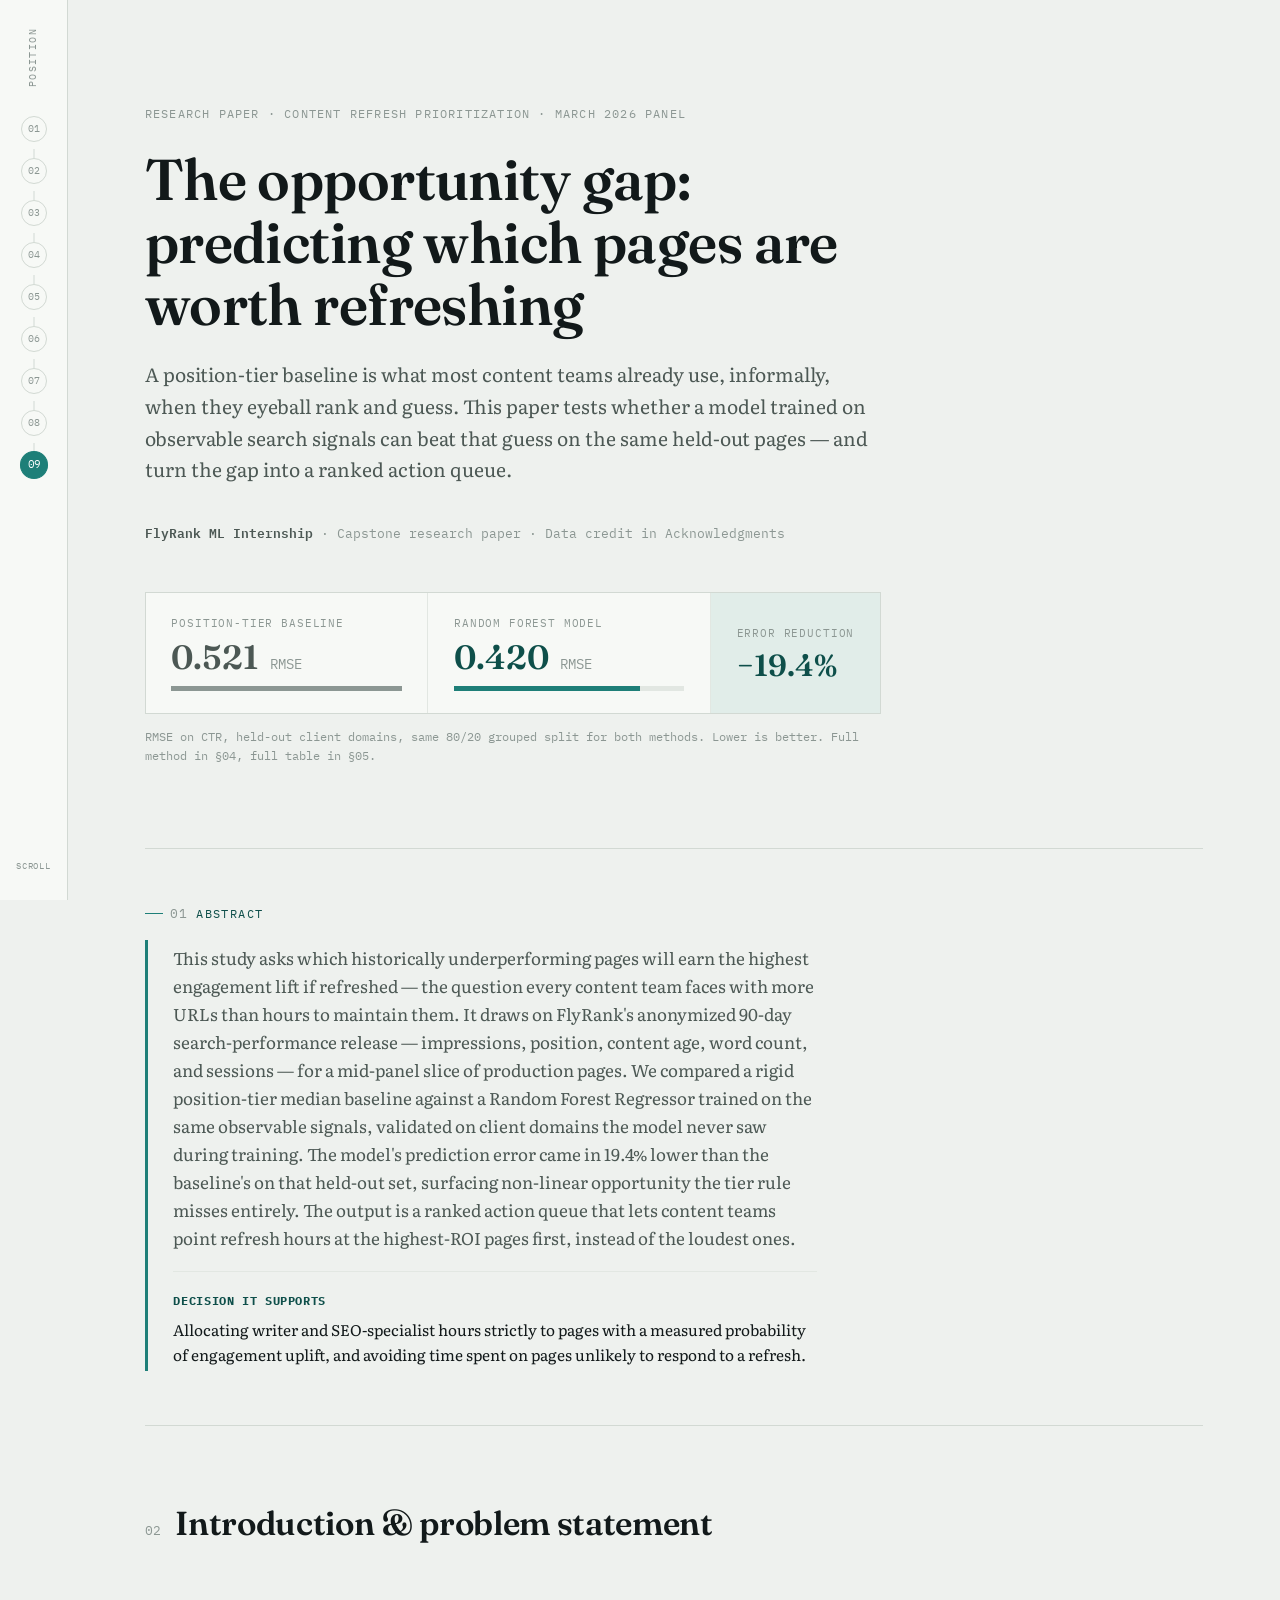
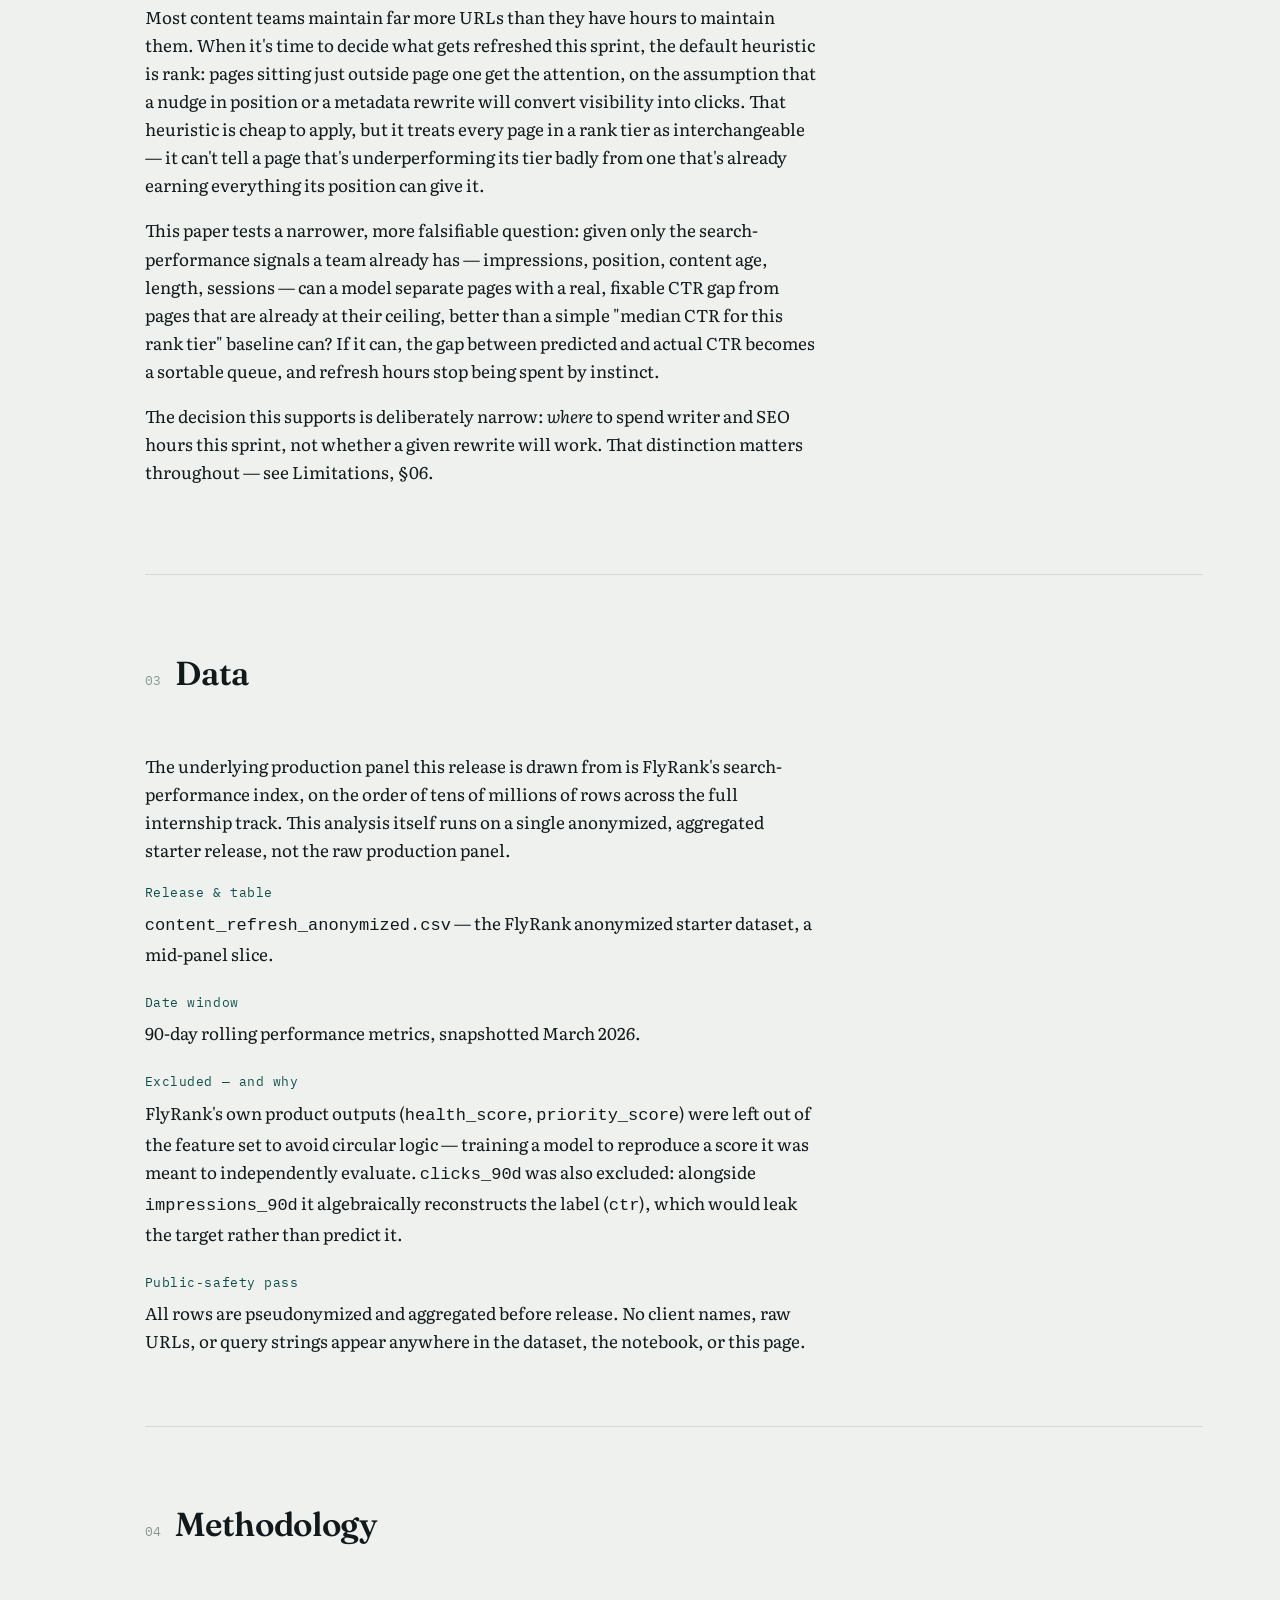
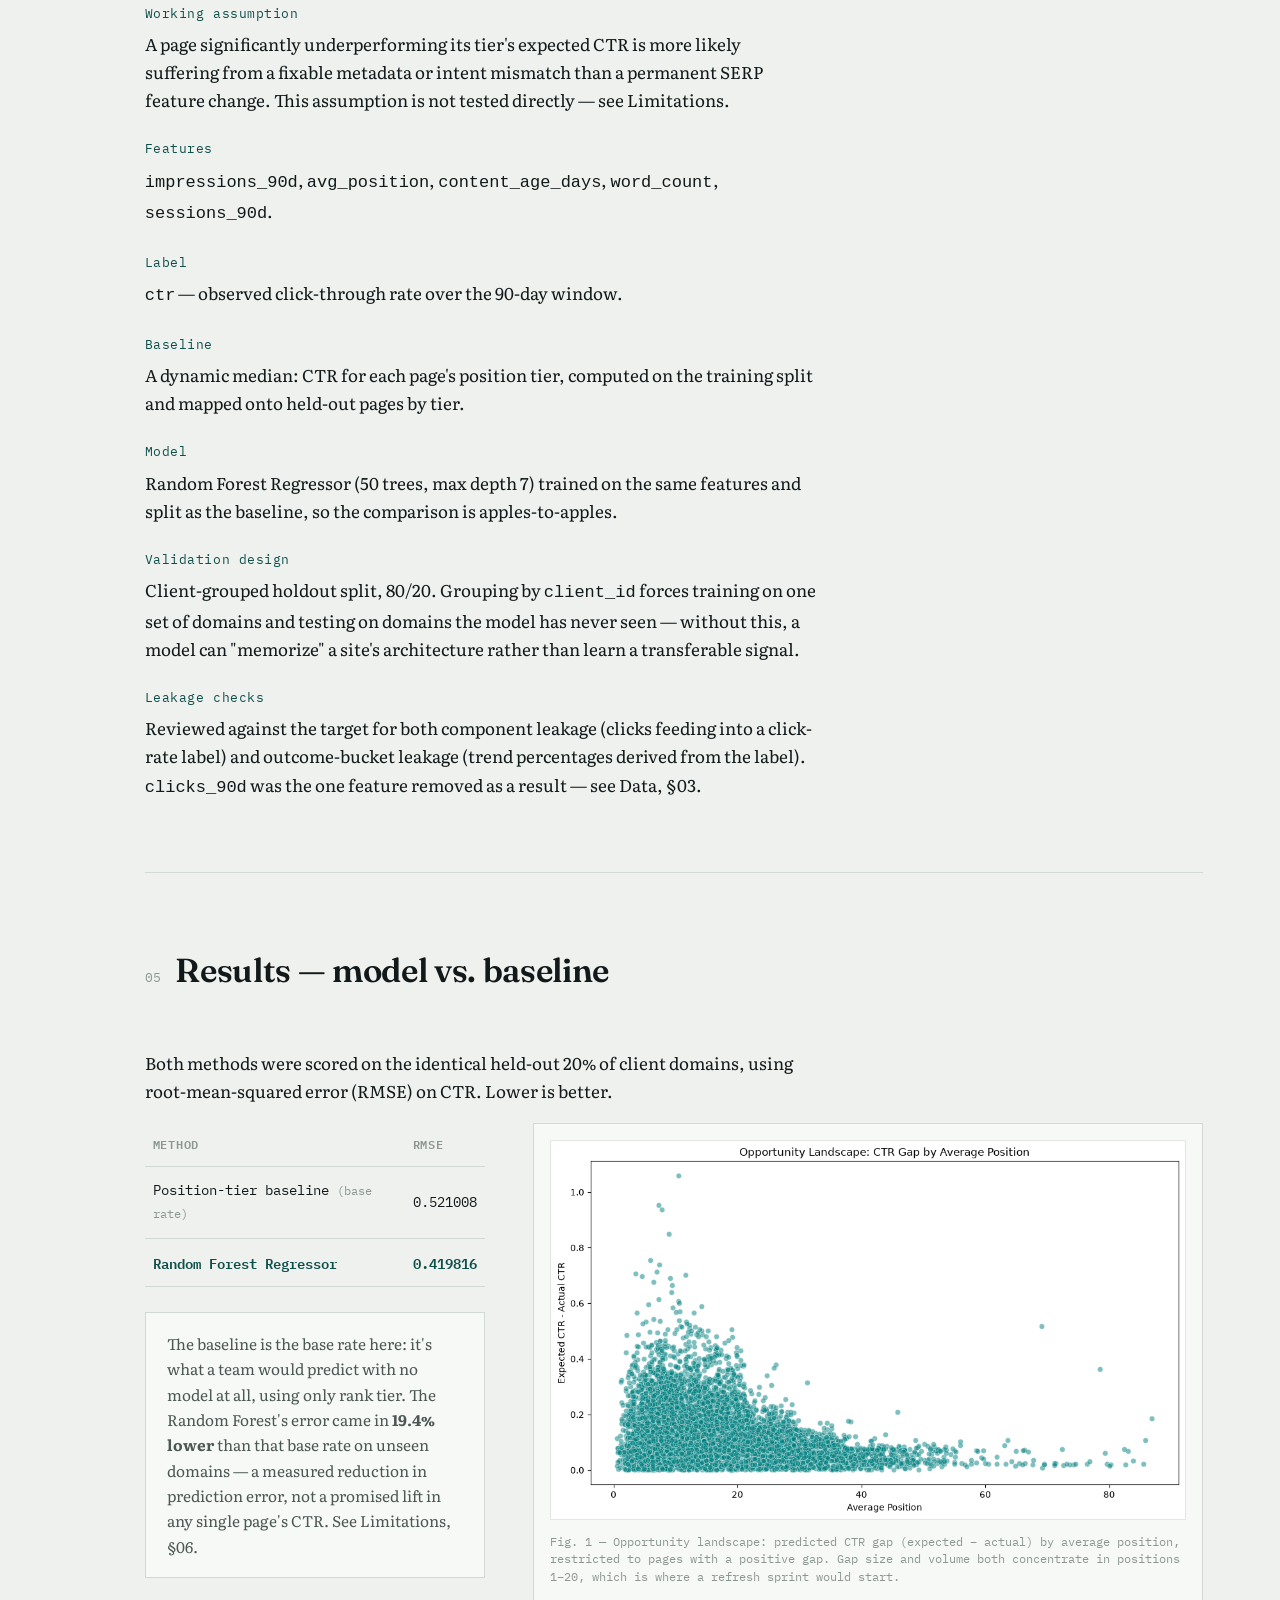
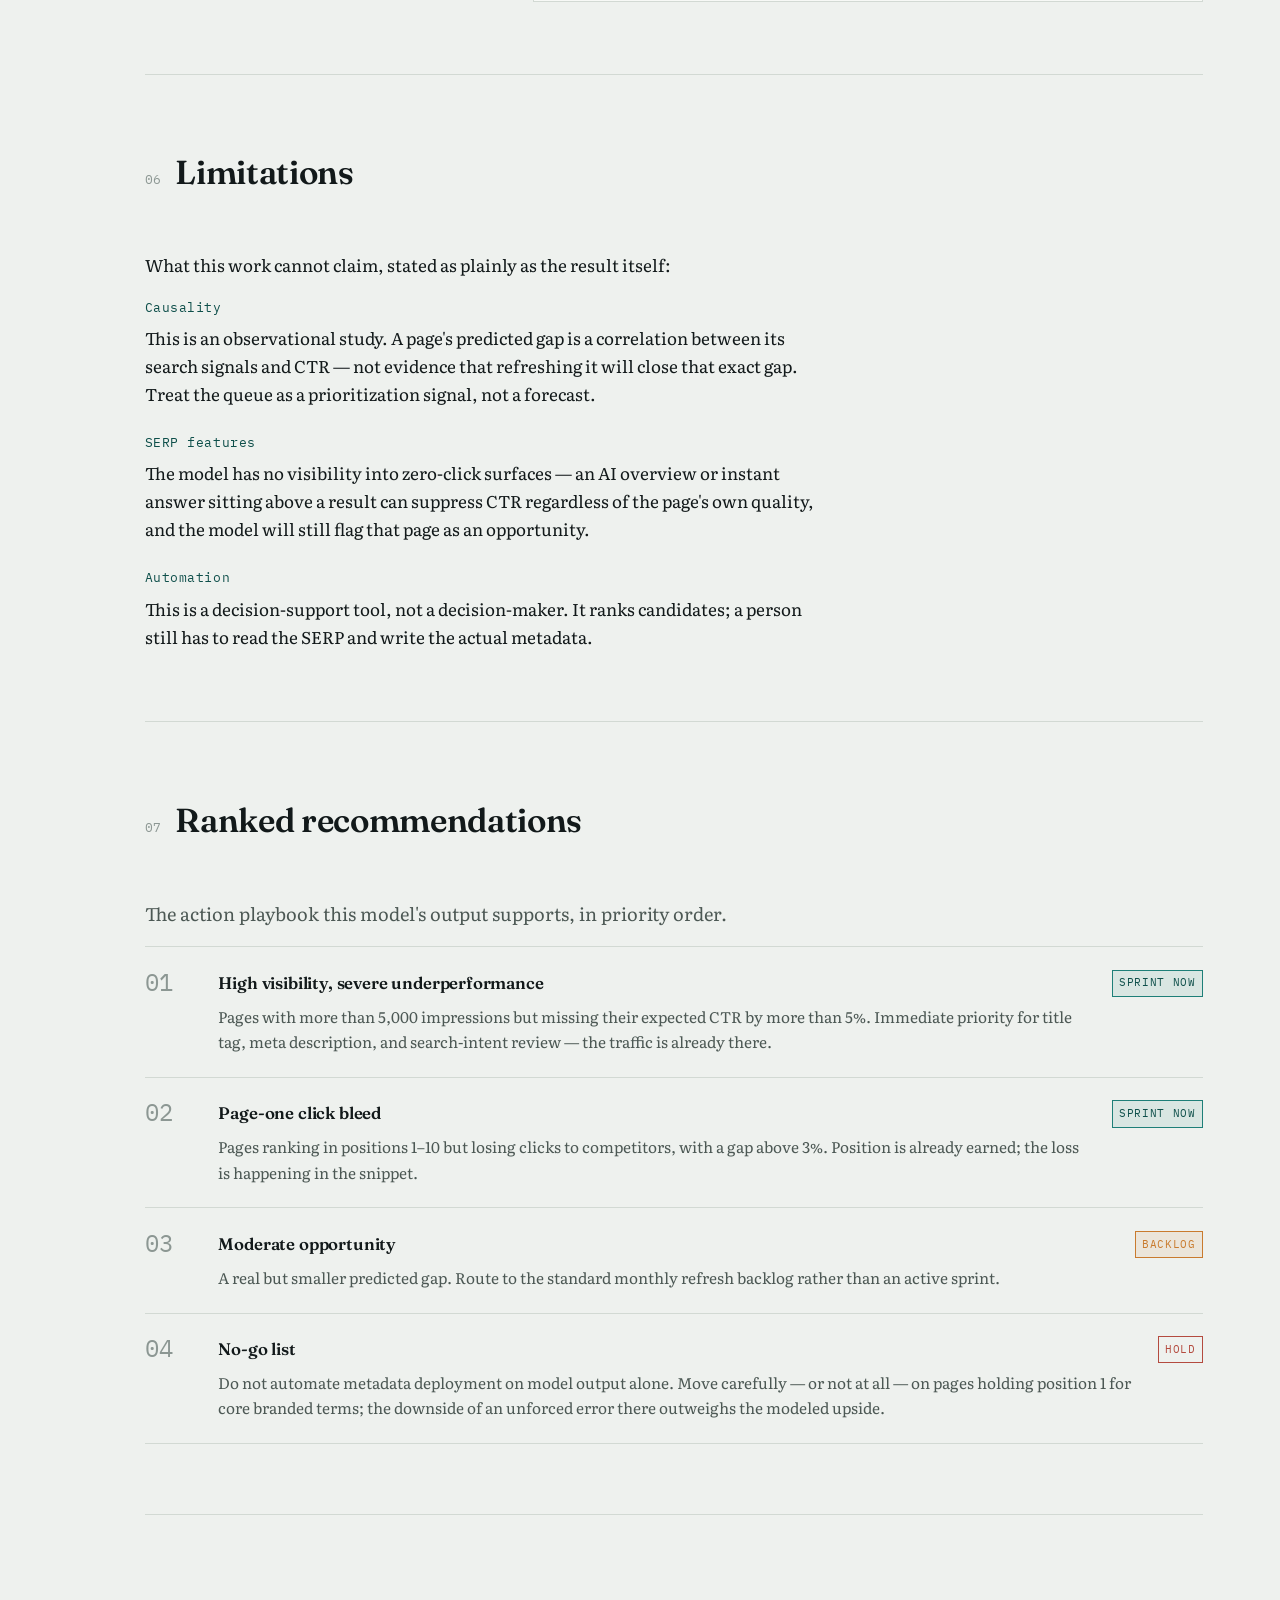
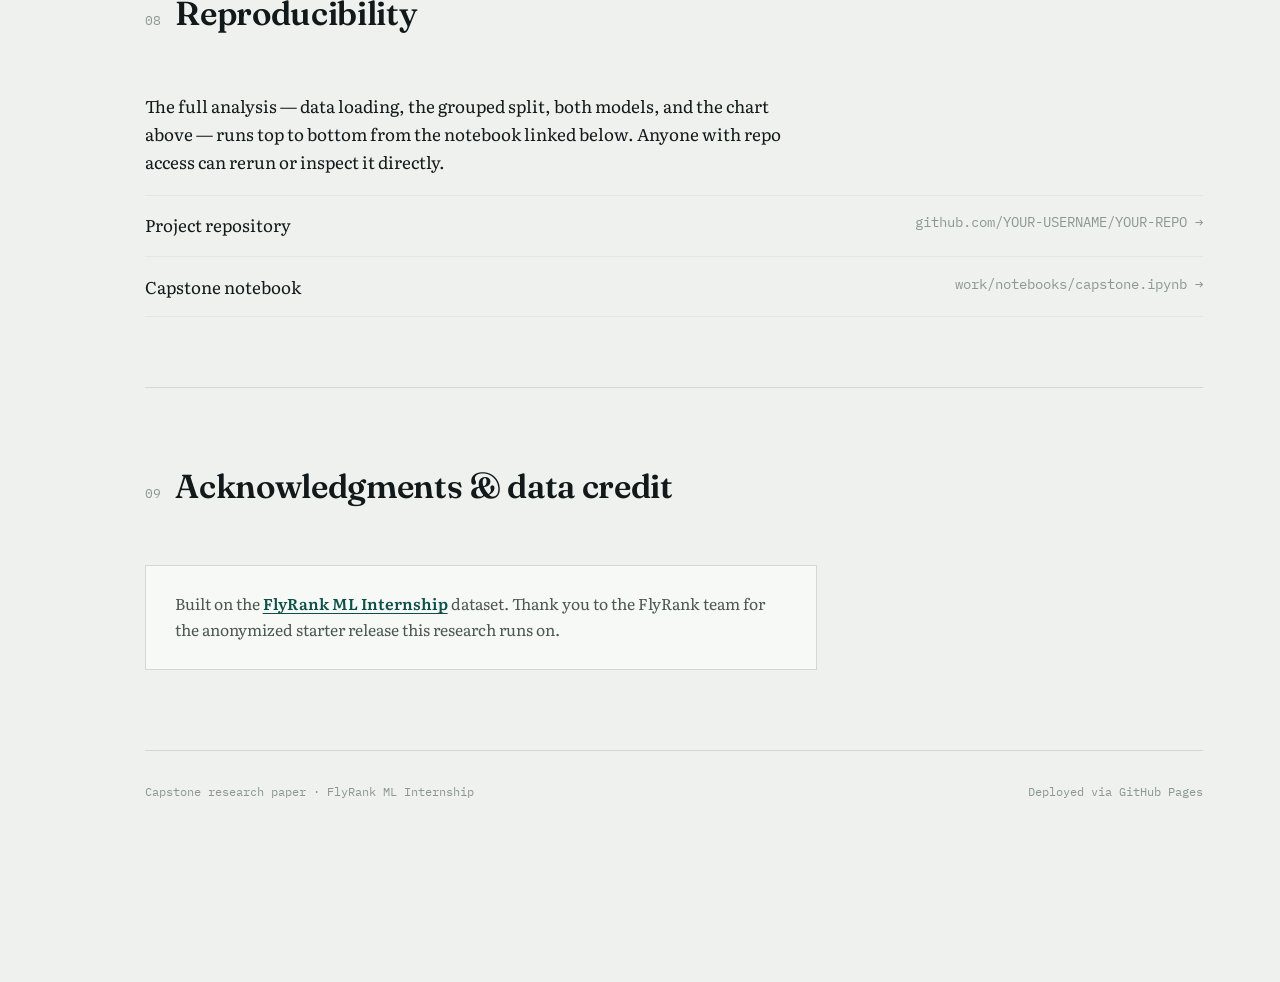
<file: index.html>
<!DOCTYPE html>
<html lang="en">
<head>
<meta charset="UTF-8">
<meta name="viewport" content="width=device-width, initial-scale=1.0">
<title>Which Pages Are Worth Refreshing First? Predicting CTR Gaps from Search Data</title>
<meta name="description" content="A research paper testing whether a Random Forest model beats a position-tier baseline at predicting which underperforming pages will gain the most from a content refresh, built on FlyRank search-performance data.">

<link rel="preconnect" href="https://fonts.googleapis.com">
<link rel="preconnect" href="https://fonts.gstatic.com" crossorigin>
<link href="https://fonts.googleapis.com/css2?family=Fraunces:opsz,wght@9..144,500;9..144,600;9..144,700&family=Literata:ital,opsz,wght@0,7..72,400;0,7..72,500;1,7..72,400&family=IBM+Plex+Mono:wght@400;500;600&display=swap" rel="stylesheet">
<link rel="stylesheet" href="style.css">
</head>
<body>

<nav class="rail" aria-label="Paper sections">
  <span class="rail__mark">POSITION</span>
  <ol class="rail__list">
    <li class="rail__item"><a class="rail__link" href="#abstract" data-label="Abstract">01</a></li>
    <li class="rail__item"><a class="rail__link" href="#introduction" data-label="Introduction">02</a></li>
    <li class="rail__item"><a class="rail__link" href="#data" data-label="Data">03</a></li>
    <li class="rail__item"><a class="rail__link" href="#methodology" data-label="Methodology">04</a></li>
    <li class="rail__item"><a class="rail__link" href="#results" data-label="Results">05</a></li>
    <li class="rail__item"><a class="rail__link" href="#limitations" data-label="Limitations">06</a></li>
    <li class="rail__item"><a class="rail__link" href="#recommendations" data-label="Recommendations">07</a></li>
    <li class="rail__item"><a class="rail__link" href="#reproducibility" data-label="Reproducibility">08</a></li>
    <li class="rail__item"><a class="rail__link" href="#acknowledgments" data-label="Acknowledgments">09</a></li>
  </ol>
  <span class="rail__foot">SCROLL</span>
</nav>

<div class="shell">
  <div class="wrap">

    <!-- ============ HERO ============ -->
    <header class="hero">
      <div class="hero__meta">Research Paper · Content Refresh Prioritization · March 2026 Panel</div>
      <h1>The opportunity gap: predicting which pages are worth refreshing</h1>
      <p class="hero__dek">A position-tier baseline is what most content teams already use, informally, when they eyeball rank and guess. This paper tests whether a model trained on observable search signals can beat that guess on the same held-out pages — and turn the gap into a ranked action queue.</p>
      <div class="hero__authorline"><b>FlyRank ML Internship</b> · Capstone research paper · Data credit in Acknowledgments</div>

      <div class="scoreboard reveal">
        <div class="scoreboard__cell scoreboard__cell--baseline">
          <div class="scoreboard__label">Position-tier baseline</div>
          <div class="scoreboard__value">0.521 <small>RMSE</small></div>
          <div class="bar"><span></span></div>
        </div>
        <div class="scoreboard__cell scoreboard__cell--model">
          <div class="scoreboard__label">Random Forest model</div>
          <div class="scoreboard__value">0.420 <small>RMSE</small></div>
          <div class="bar"><span></span></div>
        </div>
        <div class="scoreboard__cell scoreboard__cell--delta">
          <div class="scoreboard__label">Error reduction</div>
          <div class="scoreboard__value">−19.4%</div>
        </div>
      </div>
      <p class="hero__caption">RMSE on CTR, held-out client domains, same 80/20 grouped split for both methods. Lower is better. Full method in §04, full table in §05.</p>
    </header>

    <!-- ============ ABSTRACT ============ -->
    <section id="abstract" class="abstract">
      <div class="eyebrow"><span class="section-num">01</span> Abstract</div>
      <div class="abstract__box reveal">
        <p>This study asks which historically underperforming pages will earn the highest engagement lift if refreshed — the question every content team faces with more URLs than hours to maintain them. It draws on FlyRank's anonymized 90-day search-performance release — impressions, position, content age, word count, and sessions — for a mid-panel slice of production pages. We compared a rigid position-tier median baseline against a Random Forest Regressor trained on the same observable signals, validated on client domains the model never saw during training. The model's prediction error came in 19.4% lower than the baseline's on that held-out set, surfacing non-linear opportunity the tier rule misses entirely. The output is a ranked action queue that lets content teams point refresh hours at the highest-ROI pages first, instead of the loudest ones.</p>
        <div class="abstract__decision">
          <b>Decision it supports</b>
          Allocating writer and SEO-specialist hours strictly to pages with a measured probability of engagement uplift, and avoiding time spent on pages unlikely to respond to a refresh.
        </div>
      </div>
    </section>

    <!-- ============ INTRODUCTION ============ -->
    <section id="introduction" class="paper-section">
      <div class="paper-section__head">
        <span class="section-num">02</span>
        <h2>Introduction &amp; problem statement</h2>
      </div>
      <div class="col">
        <p>Most content teams maintain far more URLs than they have hours to maintain them. When it's time to decide what gets refreshed this sprint, the default heuristic is rank: pages sitting just outside page one get the attention, on the assumption that a nudge in position or a metadata rewrite will convert visibility into clicks. That heuristic is cheap to apply, but it treats every page in a rank tier as interchangeable — it can't tell a page that's underperforming its tier badly from one that's already earning everything its position can give it.</p>
        <p>This paper tests a narrower, more falsifiable question: given only the search-performance signals a team already has — impressions, position, content age, length, sessions — can a model separate pages with a real, fixable CTR gap from pages that are already at their ceiling, better than a simple "median CTR for this rank tier" baseline can? If it can, the gap between predicted and actual CTR becomes a sortable queue, and refresh hours stop being spent by instinct.</p>
        <p>The decision this supports is deliberately narrow: <em>where</em> to spend writer and SEO hours this sprint, not whether a given rewrite will work. That distinction matters throughout — see Limitations, §06.</p>
      </div>
    </section>

    <!-- ============ DATA ============ -->
    <section id="data" class="paper-section">
      <div class="paper-section__head">
        <span class="section-num">03</span>
        <h2>Data</h2>
      </div>
      <div class="col">
        <p>The underlying production panel this release is drawn from is FlyRank's search-performance index, on the order of tens of millions of rows across the full internship track. This analysis itself runs on a single anonymized, aggregated starter release, not the raw production panel.</p>
        <dl class="spec">
          <dt>Release &amp; table</dt>
          <dd><code>content_refresh_anonymized.csv</code> — the FlyRank anonymized starter dataset, a mid-panel slice.</dd>
          <dt>Date window</dt>
          <dd>90-day rolling performance metrics, snapshotted March 2026.</dd>
          <dt>Excluded — and why</dt>
          <dd>FlyRank's own product outputs (<code>health_score</code>, <code>priority_score</code>) were left out of the feature set to avoid circular logic — training a model to reproduce a score it was meant to independently evaluate. <code>clicks_90d</code> was also excluded: alongside <code>impressions_90d</code> it algebraically reconstructs the label (<code>ctr</code>), which would leak the target rather than predict it.</dd>
          <dt>Public-safety pass</dt>
          <dd>All rows are pseudonymized and aggregated before release. No client names, raw URLs, or query strings appear anywhere in the dataset, the notebook, or this page.</dd>
        </dl>
      </div>
    </section>

    <!-- ============ METHODOLOGY ============ -->
    <section id="methodology" class="paper-section">
      <div class="paper-section__head">
        <span class="section-num">04</span>
        <h2>Methodology</h2>
      </div>
      <div class="col">
        <dl class="spec">
          <dt>Working assumption</dt>
          <dd>A page significantly underperforming its tier's expected CTR is more likely suffering from a fixable metadata or intent mismatch than a permanent SERP feature change. This assumption is not tested directly — see Limitations.</dd>
          <dt>Features</dt>
          <dd><code>impressions_90d</code>, <code>avg_position</code>, <code>content_age_days</code>, <code>word_count</code>, <code>sessions_90d</code>.</dd>
          <dt>Label</dt>
          <dd><code>ctr</code> — observed click-through rate over the 90-day window.</dd>
          <dt>Baseline</dt>
          <dd>A dynamic median: CTR for each page's position tier, computed on the training split and mapped onto held-out pages by tier.</dd>
          <dt>Model</dt>
          <dd>Random Forest Regressor (50 trees, max depth 7) trained on the same features and split as the baseline, so the comparison is apples-to-apples.</dd>
          <dt>Validation design</dt>
          <dd>Client-grouped holdout split, 80/20. Grouping by <code>client_id</code> forces training on one set of domains and testing on domains the model has never seen — without this, a model can "memorize" a site's architecture rather than learn a transferable signal.</dd>
          <dt>Leakage checks</dt>
          <dd>Reviewed against the target for both component leakage (clicks feeding into a click-rate label) and outcome-bucket leakage (trend percentages derived from the label). <code>clicks_90d</code> was the one feature removed as a result — see Data, §03.</dd>
        </dl>
      </div>
    </section>

    <!-- ============ RESULTS ============ -->
    <section id="results" class="paper-section">
      <div class="paper-section__head">
        <span class="section-num">05</span>
        <h2>Results — model vs. baseline</h2>
      </div>
      <div class="col">
        <p>Both methods were scored on the identical held-out 20% of client domains, using root-mean-squared error (RMSE) on CTR. Lower is better.</p>
      </div>

      <div class="results-grid">
        <div class="reveal">
          <table class="metrics">
            <thead>
              <tr><th>Method</th><th class="num">RMSE</th></tr>
            </thead>
            <tbody>
              <tr>
                <td>Position-tier baseline <span class="basewrap">(base rate)</span></td>
                <td class="num">0.521008</td>
              </tr>
              <tr class="win">
                <td>Random Forest Regressor</td>
                <td class="num">0.419816</td>
              </tr>
            </tbody>
          </table>
          <p class="callout">The baseline is the base rate here: it's what a team would predict with no model at all, using only rank tier. The Random Forest's error came in <strong>19.4% lower</strong> than that base rate on unseen domains — a measured reduction in prediction error, not a promised lift in any single page's CTR. See Limitations, §06.</p>
        </div>

        <figure class="chart reveal">
          <img src="opportunity-landscape.png" alt="Scatter plot of expected minus actual CTR against average search position, for pages where the model predicts a positive gap. Most opportunity clusters in positions 1 through 20, with a long thin tail out past position 60.">
          <figcaption>Fig. 1 — Opportunity landscape: predicted CTR gap (expected − actual) by average position, restricted to pages with a positive gap. Gap size and volume both concentrate in positions 1–20, which is where a refresh sprint would start.</figcaption>
        </figure>
      </div>
    </section>

    <!-- ============ LIMITATIONS ============ -->
    <section id="limitations" class="paper-section">
      <div class="paper-section__head">
        <span class="section-num">06</span>
        <h2>Limitations</h2>
      </div>
      <div class="col">
        <p>What this work cannot claim, stated as plainly as the result itself:</p>
        <dl class="spec">
          <dt>Causality</dt>
          <dd>This is an observational study. A page's predicted gap is a correlation between its search signals and CTR — not evidence that refreshing it will close that exact gap. Treat the queue as a prioritization signal, not a forecast.</dd>
          <dt>SERP features</dt>
          <dd>The model has no visibility into zero-click surfaces — an AI overview or instant answer sitting above a result can suppress CTR regardless of the page's own quality, and the model will still flag that page as an opportunity.</dd>
          <dt>Automation</dt>
          <dd>This is a decision-support tool, not a decision-maker. It ranks candidates; a person still has to read the SERP and write the actual metadata.</dd>
        </dl>
      </div>
    </section>

    <!-- ============ RANKED RECOMMENDATIONS ============ -->
    <section id="recommendations" class="paper-section">
      <div class="paper-section__head">
        <span class="section-num">07</span>
        <h2>Ranked recommendations</h2>
      </div>
      <div class="col">
        <p class="lede">The action playbook this model's output supports, in priority order.</p>
      </div>

      <ol class="rank-list">
        <li class="rank-item reveal">
          <span class="rank-item__num">01</span>
          <div class="rank-item__body">
            <h3>High visibility, severe underperformance</h3>
            <p>Pages with more than 5,000 impressions but missing their expected CTR by more than 5%. Immediate priority for title tag, meta description, and search-intent review — the traffic is already there.</p>
          </div>
          <span class="tag tag--high">Sprint now</span>
        </li>
        <li class="rank-item reveal">
          <span class="rank-item__num">02</span>
          <div class="rank-item__body">
            <h3>Page-one click bleed</h3>
            <p>Pages ranking in positions 1–10 but losing clicks to competitors, with a gap above 3%. Position is already earned; the loss is happening in the snippet.</p>
          </div>
          <span class="tag tag--high">Sprint now</span>
        </li>
        <li class="rank-item reveal">
          <span class="rank-item__num">03</span>
          <div class="rank-item__body">
            <h3>Moderate opportunity</h3>
            <p>A real but smaller predicted gap. Route to the standard monthly refresh backlog rather than an active sprint.</p>
          </div>
          <span class="tag tag--watch">Backlog</span>
        </li>
        <li class="rank-item reveal">
          <span class="rank-item__num">04</span>
          <div class="rank-item__body">
            <h3>No-go list</h3>
            <p>Do not automate metadata deployment on model output alone. Move carefully — or not at all — on pages holding position 1 for core branded terms; the downside of an unforced error there outweighs the modeled upside.</p>
          </div>
          <span class="tag tag--hold">Hold</span>
        </li>
      </ol>
    </section>

    <!-- ============ REPRODUCIBILITY ============ -->
    <section id="reproducibility" class="paper-section">
      <div class="paper-section__head">
        <span class="section-num">08</span>
        <h2>Reproducibility</h2>
      </div>
      <div class="col">
        <p>The full analysis — data loading, the grouped split, both models, and the chart above — runs top to bottom from the notebook linked below. Anyone with repo access can rerun or inspect it directly.</p>
      </div>
      <ul class="repro-links">
        <li>
          <a href="https://github.com/YOUR-USERNAME/YOUR-REPO" target="_blank" rel="noopener">
            <span class="title">Project repository</span>
            <span class="path">github.com/YOUR-USERNAME/YOUR-REPO →</span>
          </a>
        </li>
        <li>
          <a href="https://github.com/YOUR-USERNAME/YOUR-REPO/blob/main/work/notebooks/capstone.ipynb" target="_blank" rel="noopener">
            <span class="title">Capstone notebook</span>
            <span class="path">work/notebooks/capstone.ipynb →</span>
          </a>
        </li>
      </ul>
    </section>

    <!-- ============ ACKNOWLEDGMENTS ============ -->
    <section id="acknowledgments" class="paper-section">
      <div class="paper-section__head">
        <span class="section-num">09</span>
        <h2>Acknowledgments &amp; data credit</h2>
      </div>
      <div class="col ack reveal">
        <p>Built on the <a href="https://flyrank.ai" target="_blank" rel="noopener">FlyRank ML Internship</a> dataset. Thank you to the FlyRank team for the anonymized starter release this research runs on.</p>
      </div>

      <footer class="page-foot">
        <span>Capstone research paper · FlyRank ML Internship</span>
        <span>Deployed via GitHub Pages</span>
      </footer>
    </section>

  </div>
</div>

<script src="script.js"></script>
</body>
</html>
</file>
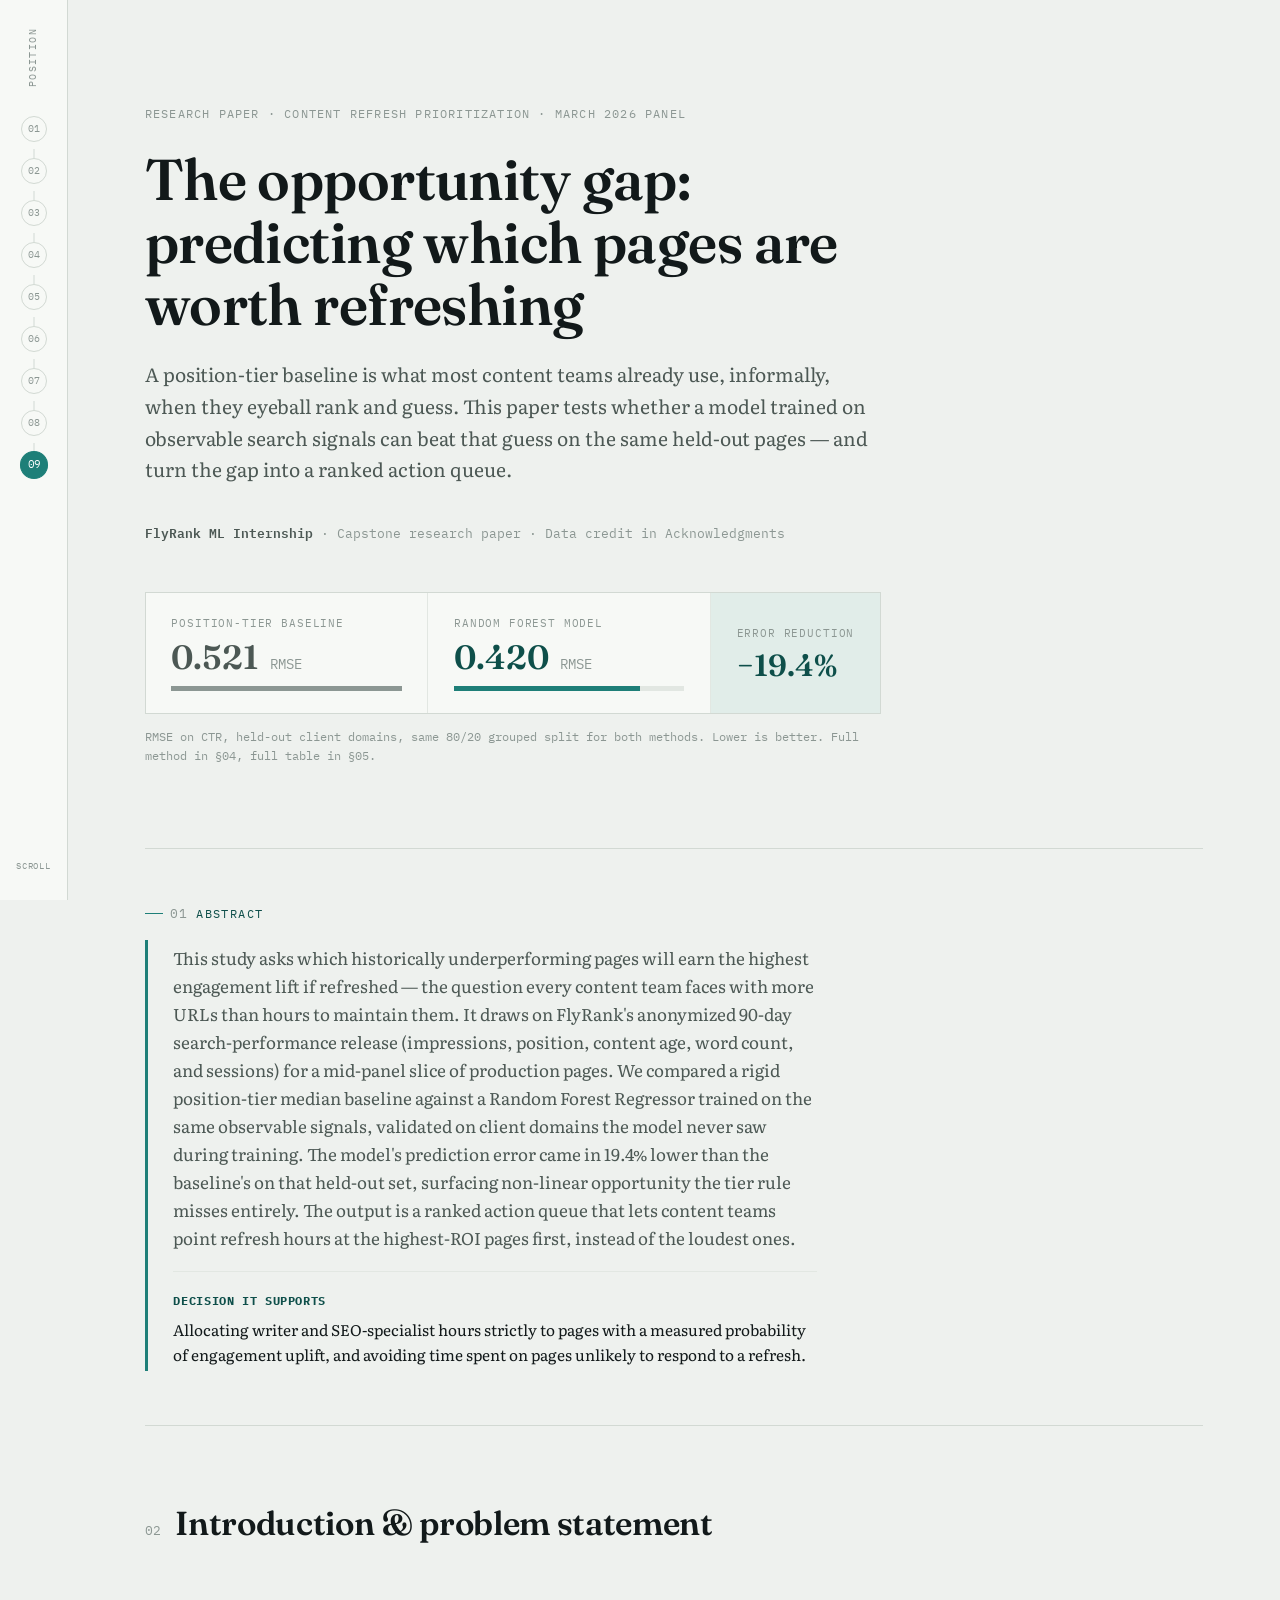
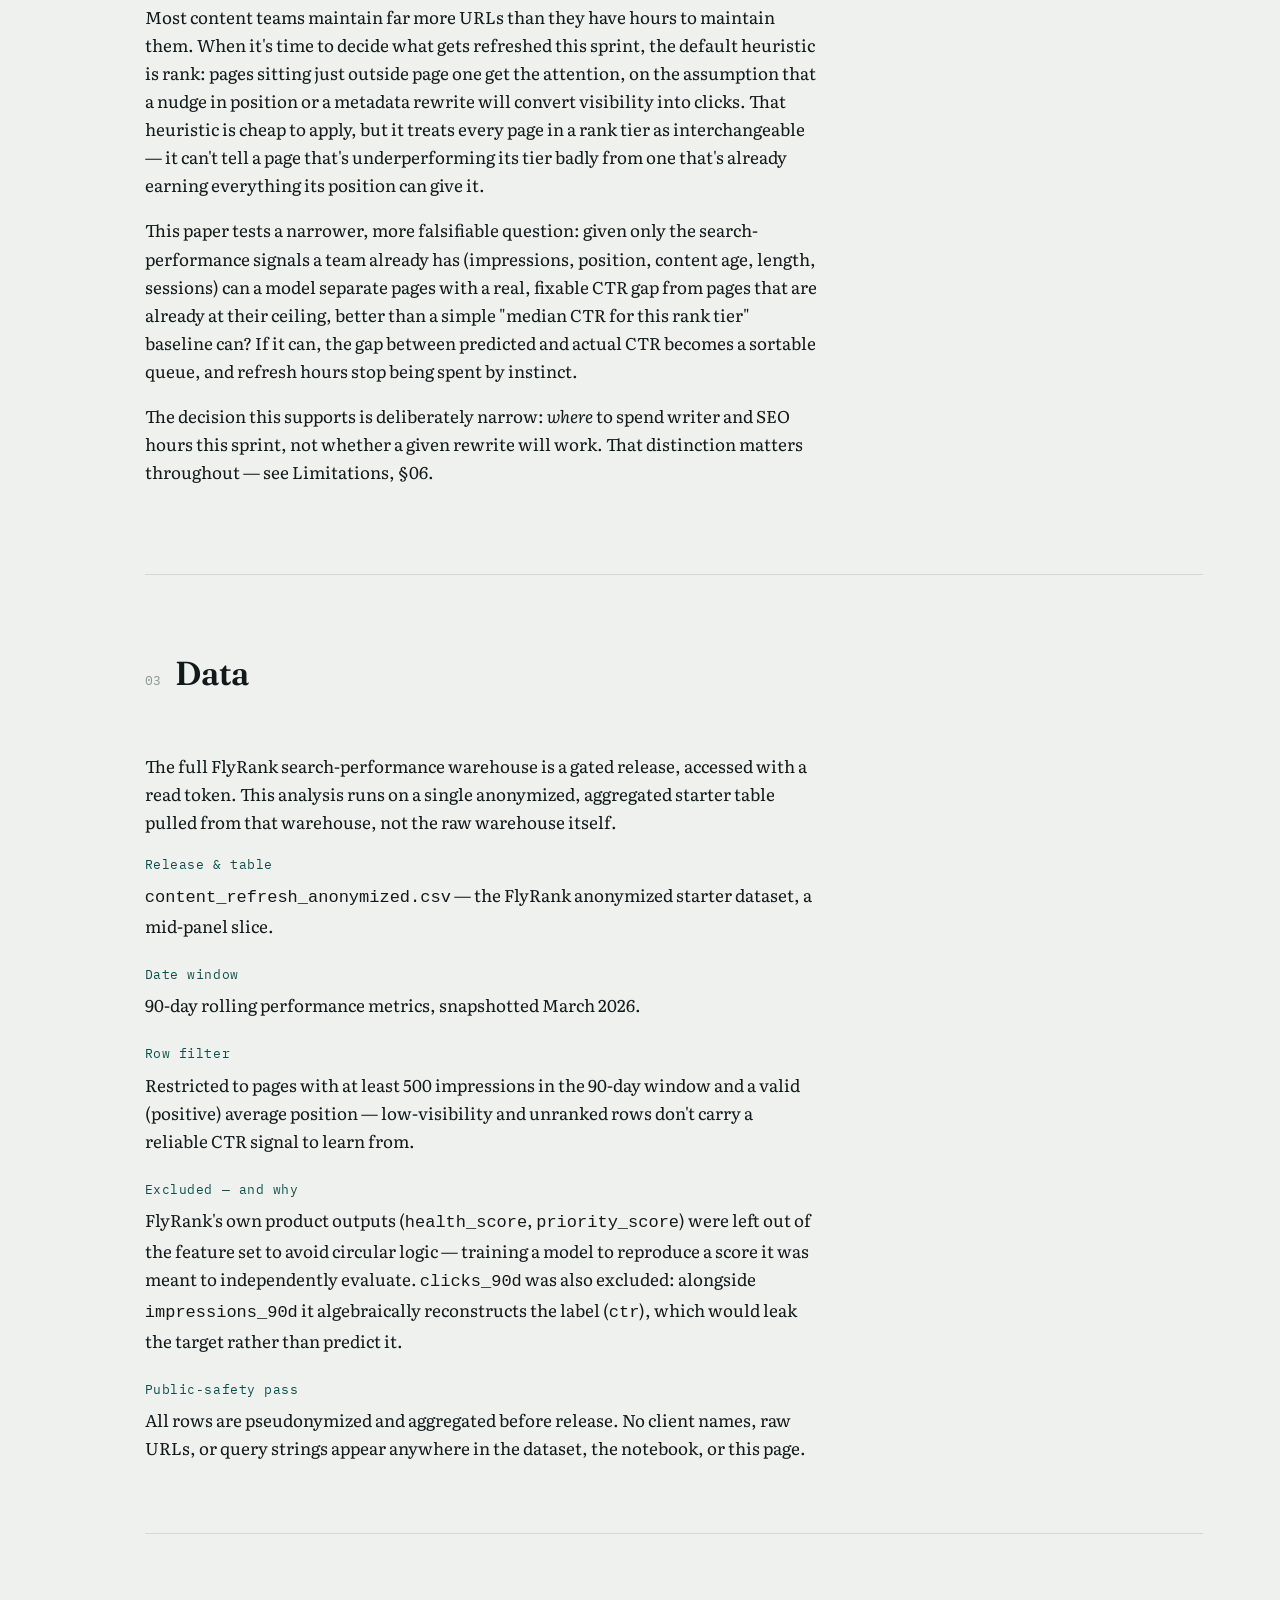
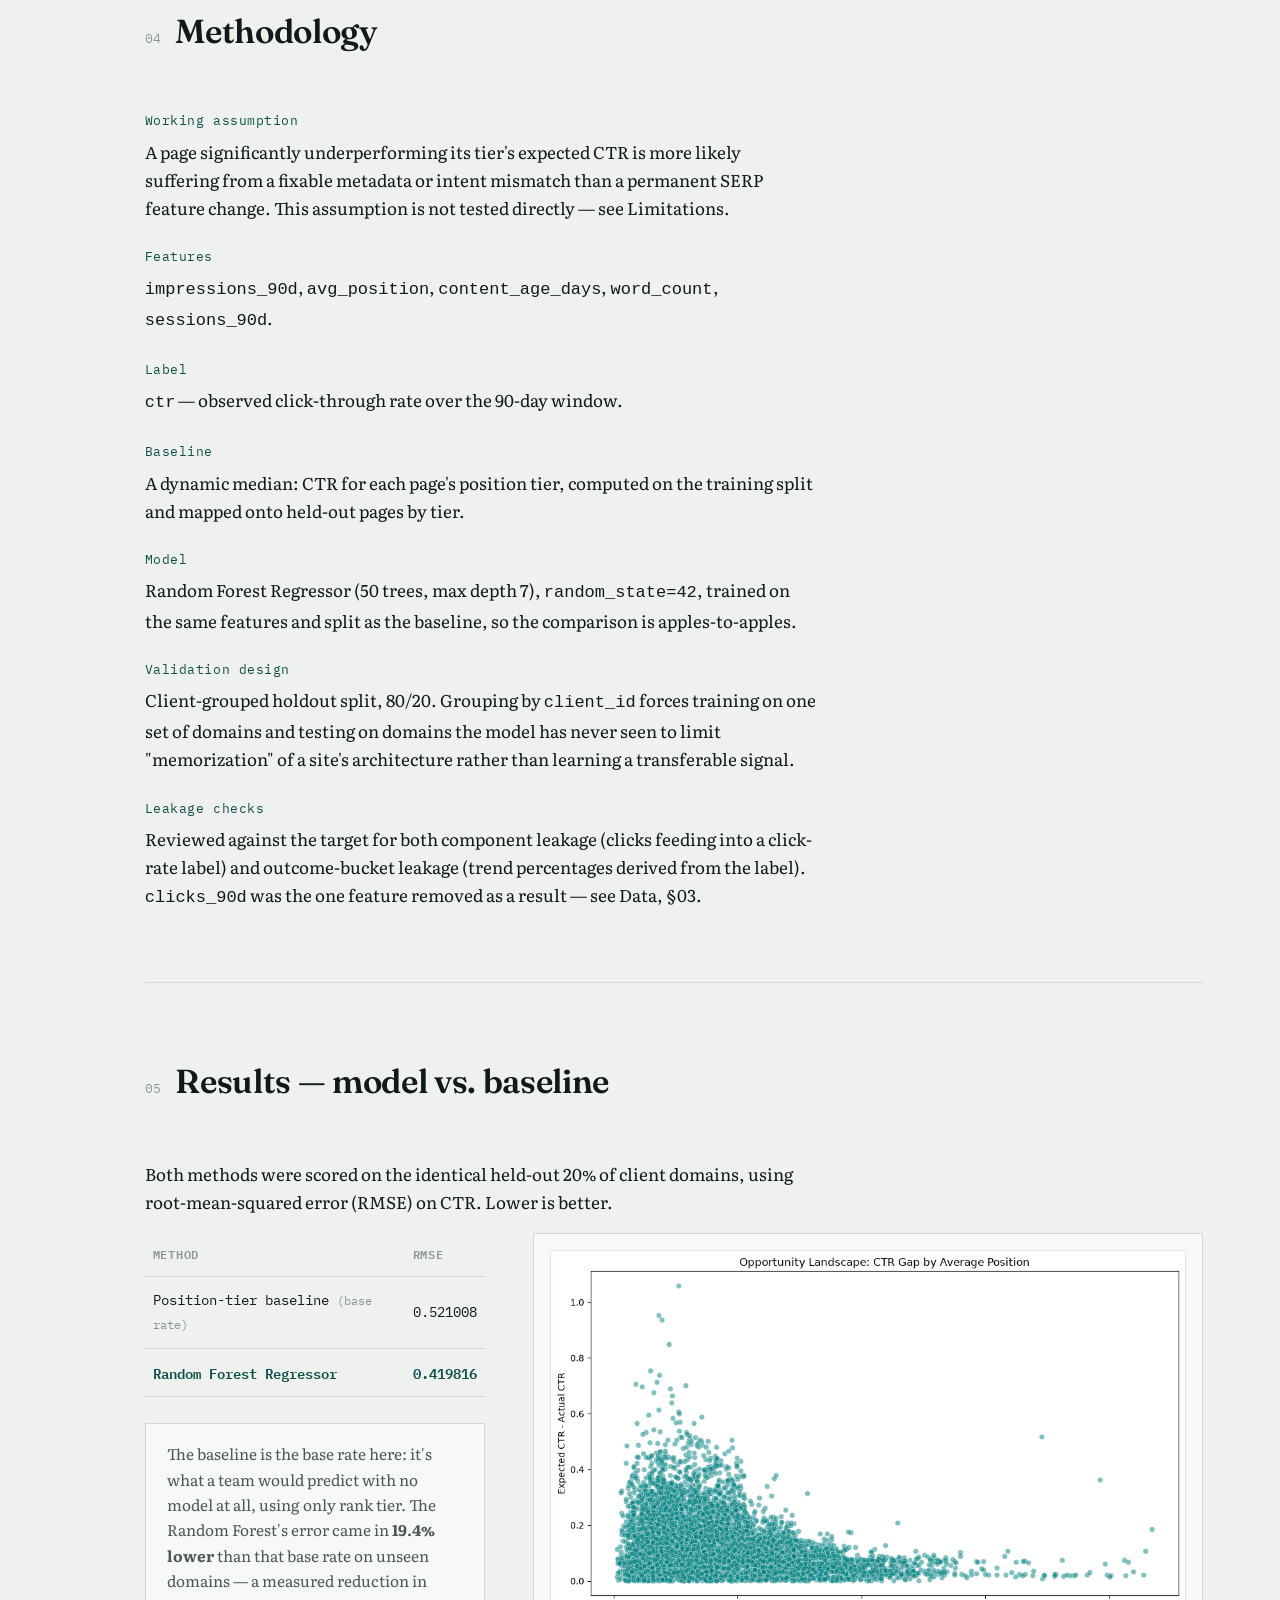
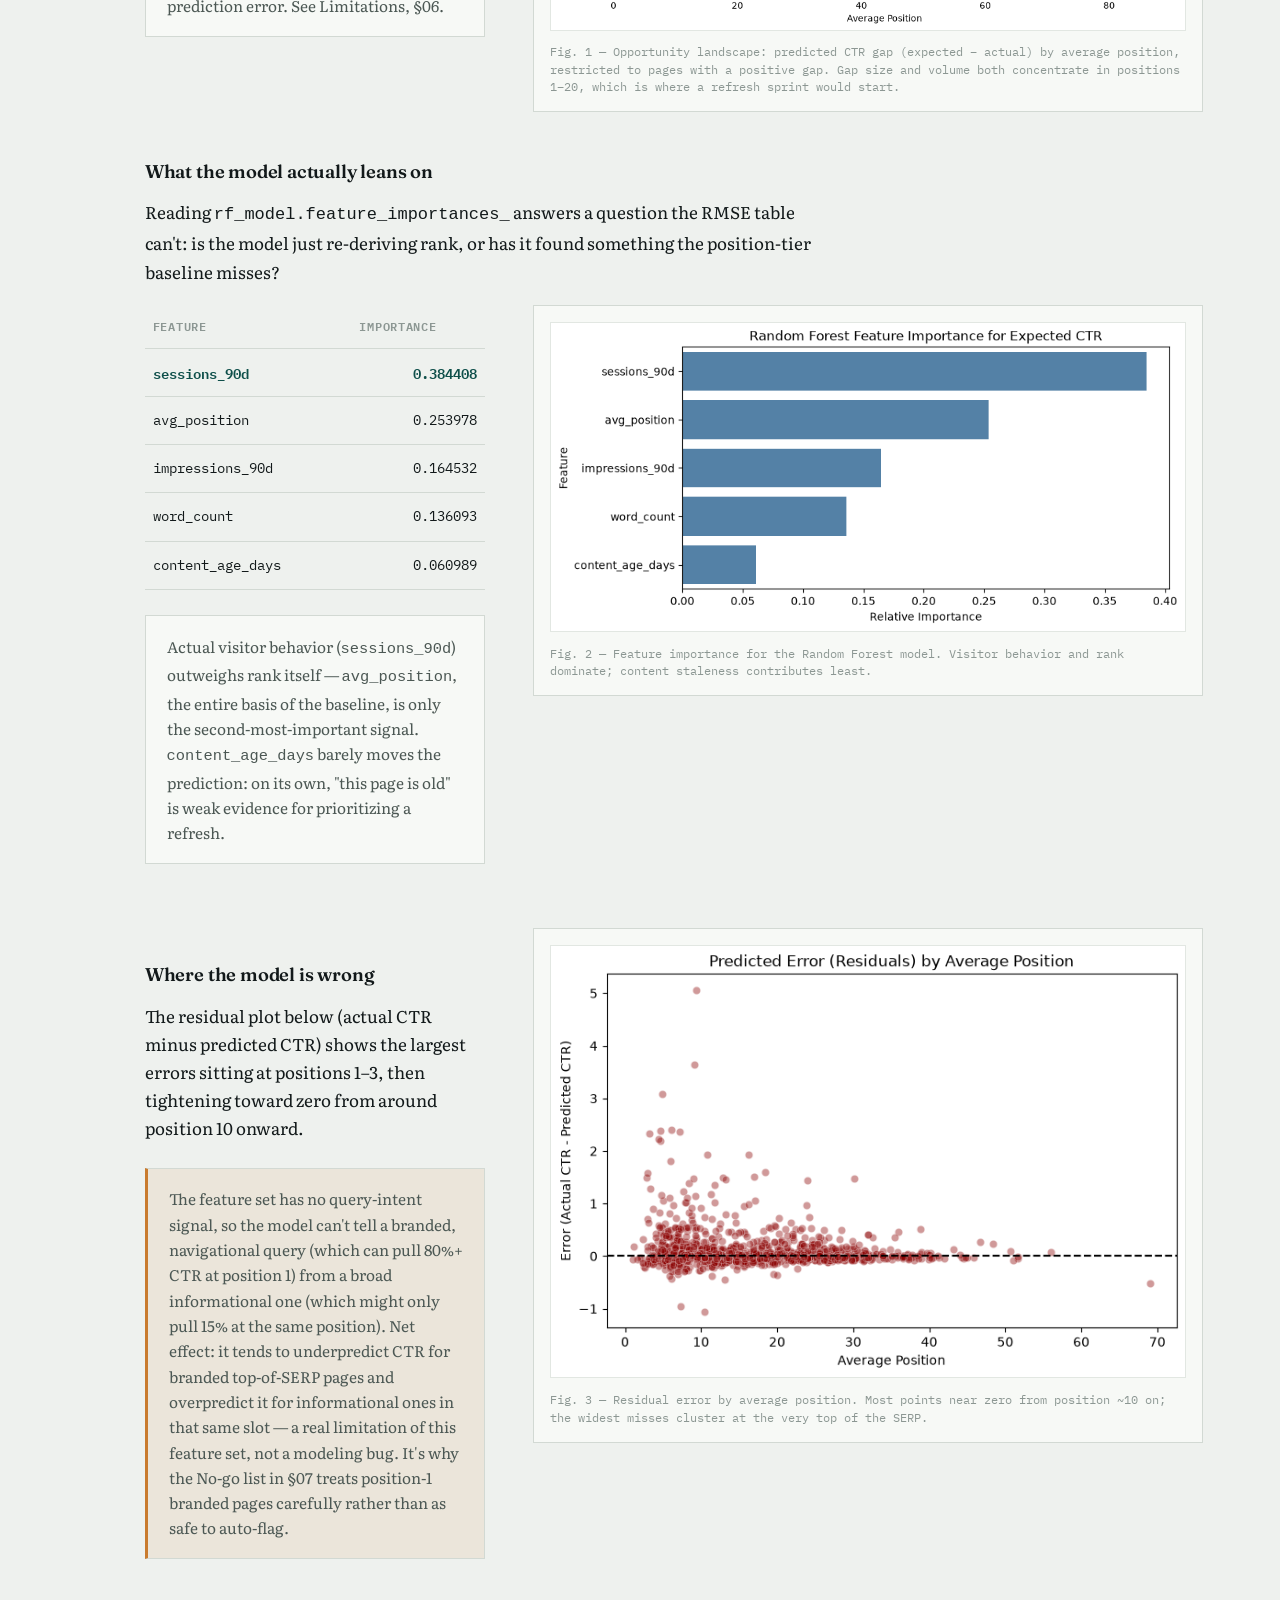
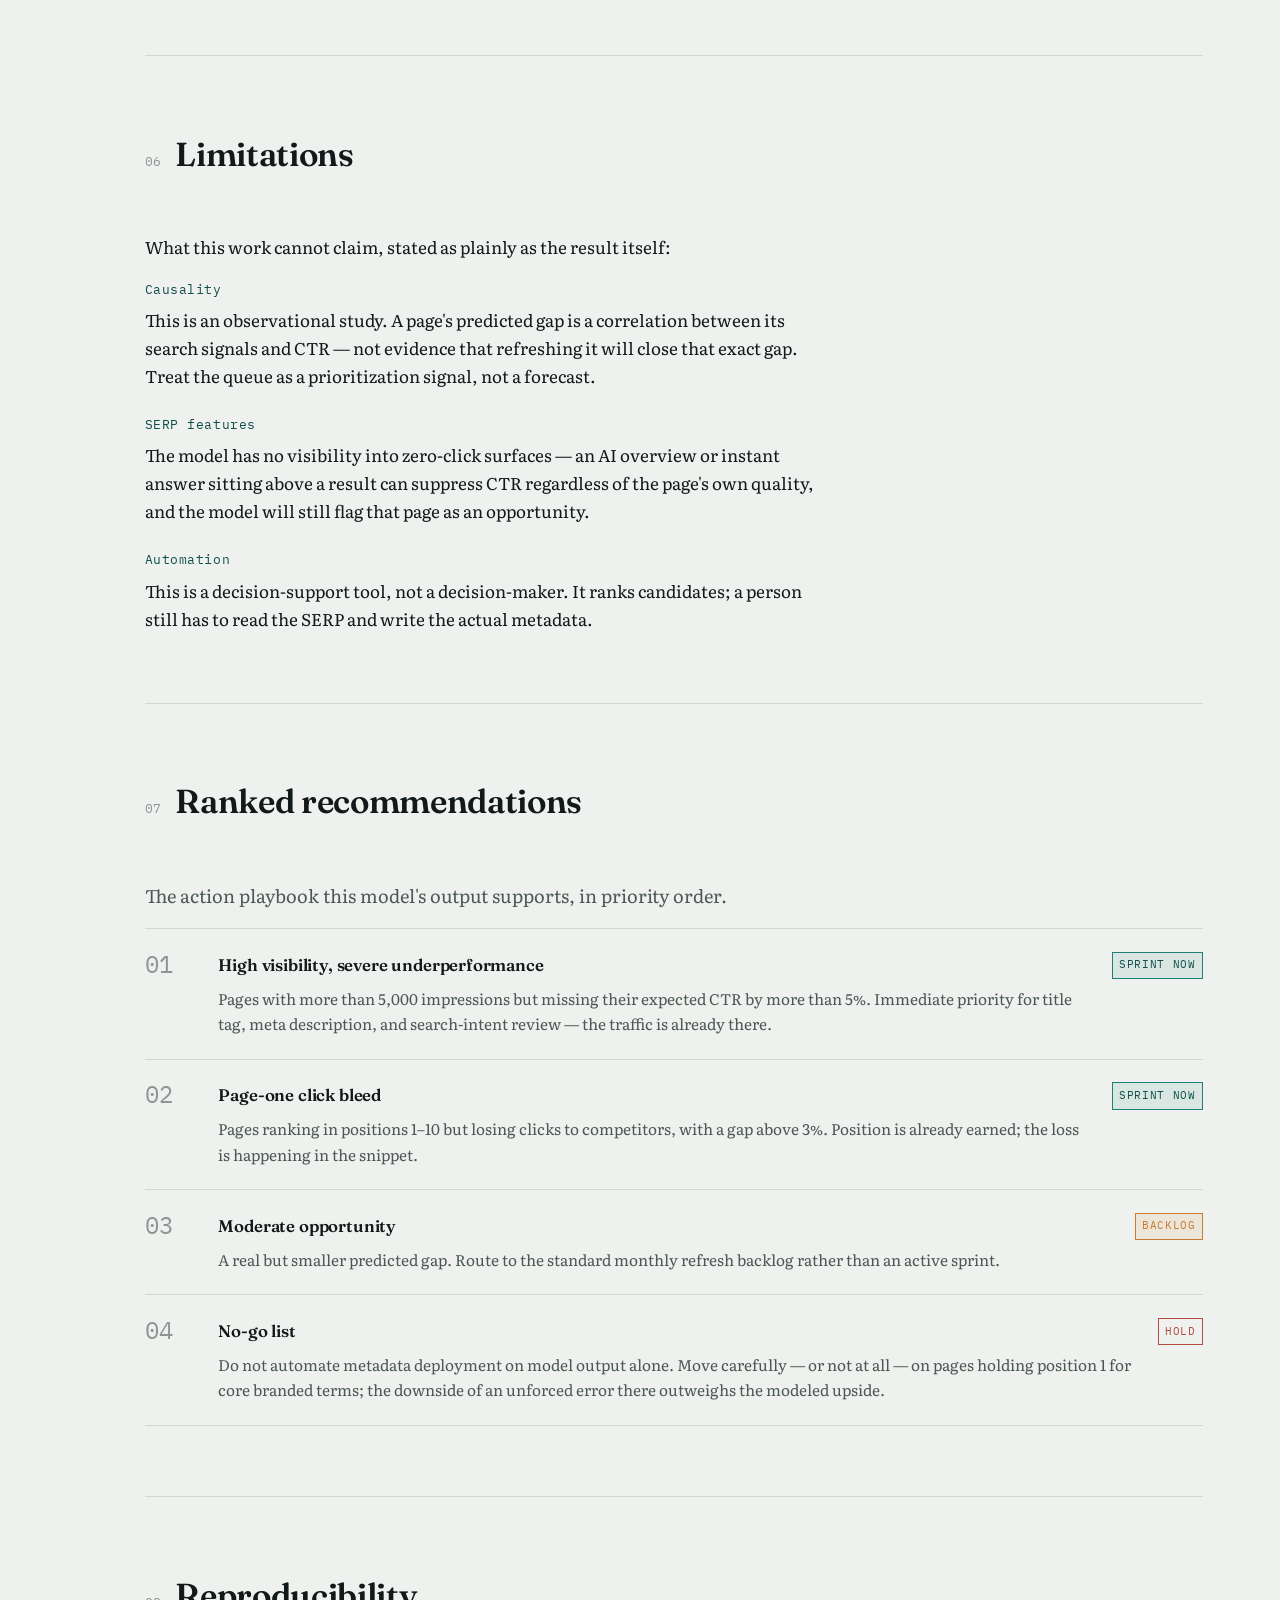
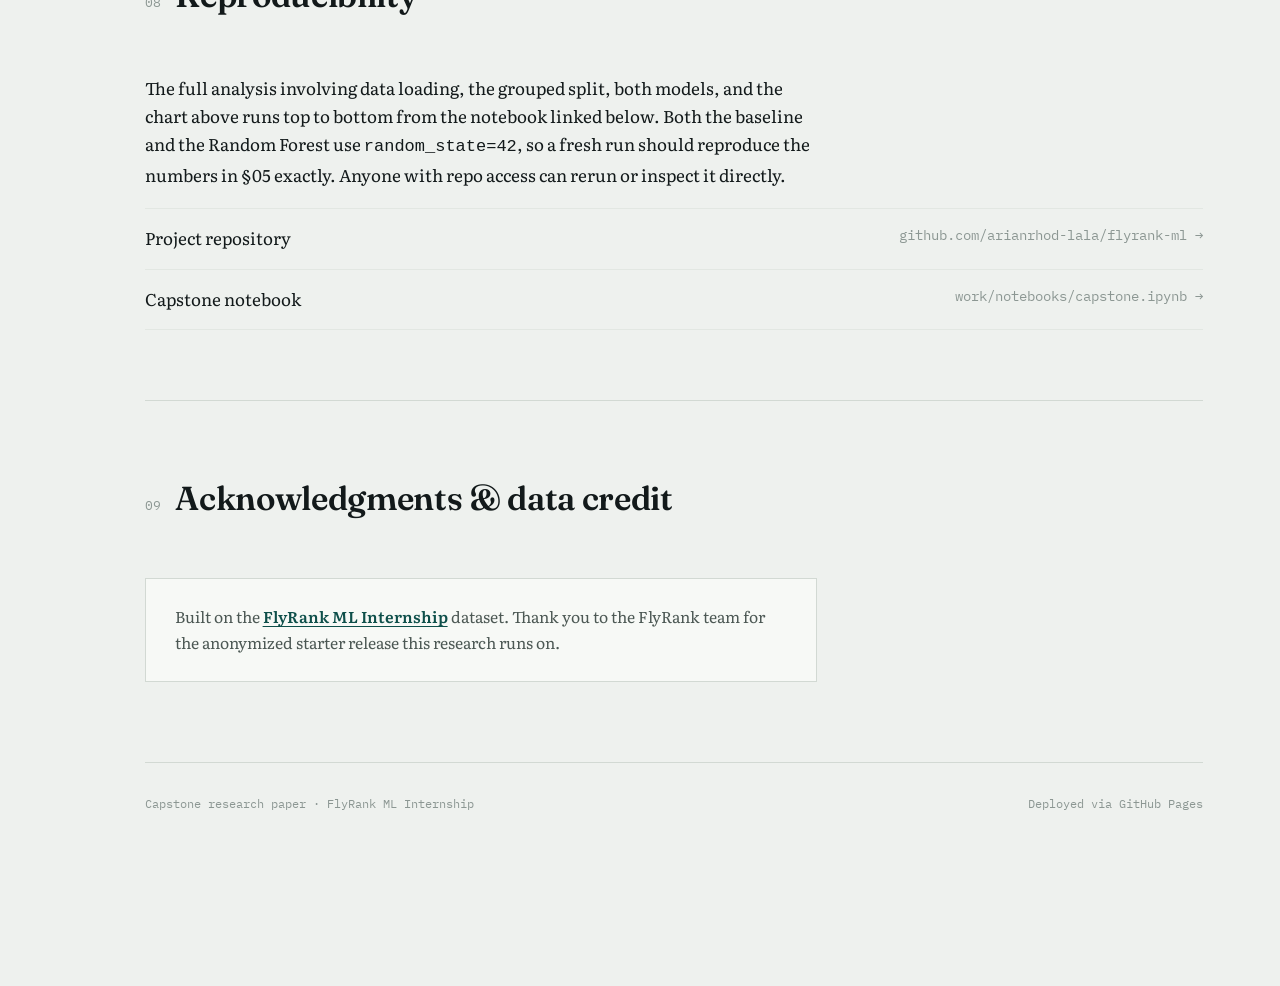
<file: docs/index.html>
<!DOCTYPE html>
<html lang="en">
<head>
<meta charset="UTF-8">
<meta name="viewport" content="width=device-width, initial-scale=1.0">
<title>Which Pages Are Worth Refreshing First? Predicting CTR Gaps from Search Data</title>
<meta name="description" content="A research paper testing whether a Random Forest model beats a position-tier baseline at predicting which underperforming pages will gain the most from a content refresh, built on FlyRank search-performance data.">

<link rel="preconnect" href="https://fonts.googleapis.com">
<link rel="preconnect" href="https://fonts.gstatic.com" crossorigin>
<link href="https://fonts.googleapis.com/css2?family=Fraunces:opsz,wght@9..144,500;9..144,600;9..144,700&family=Literata:ital,opsz,wght@0,7..72,400;0,7..72,500;1,7..72,400&family=IBM+Plex+Mono:wght@400;500;600&display=swap" rel="stylesheet">
<link rel="stylesheet" href="style.css">
</head>
<body>

<nav class="rail" aria-label="Paper sections">
  <span class="rail__mark">POSITION</span>
  <ol class="rail__list">
    <li class="rail__item"><a class="rail__link" href="#abstract" data-label="Abstract">01</a></li>
    <li class="rail__item"><a class="rail__link" href="#introduction" data-label="Introduction">02</a></li>
    <li class="rail__item"><a class="rail__link" href="#data" data-label="Data">03</a></li>
    <li class="rail__item"><a class="rail__link" href="#methodology" data-label="Methodology">04</a></li>
    <li class="rail__item"><a class="rail__link" href="#results" data-label="Results">05</a></li>
    <li class="rail__item"><a class="rail__link" href="#limitations" data-label="Limitations">06</a></li>
    <li class="rail__item"><a class="rail__link" href="#recommendations" data-label="Recommendations">07</a></li>
    <li class="rail__item"><a class="rail__link" href="#reproducibility" data-label="Reproducibility">08</a></li>
    <li class="rail__item"><a class="rail__link" href="#acknowledgments" data-label="Acknowledgments">09</a></li>
  </ol>
  <span class="rail__foot">SCROLL</span>
</nav>

<div class="shell">
  <div class="wrap">

    <!-- ============ HERO ============ -->
    <header class="hero">
      <div class="hero__meta">Research Paper · Content Refresh Prioritization · March 2026 Panel</div>
      <h1>The opportunity gap: predicting which pages are worth refreshing</h1>
      <p class="hero__dek">A position-tier baseline is what most content teams already use, informally, when they eyeball rank and guess. This paper tests whether a model trained on observable search signals can beat that guess on the same held-out pages — and turn the gap into a ranked action queue.</p>
      <div class="hero__authorline"><b>FlyRank ML Internship</b> · Capstone research paper · Data credit in Acknowledgments</div>

      <div class="scoreboard reveal">
        <div class="scoreboard__cell scoreboard__cell--baseline">
          <div class="scoreboard__label">Position-tier baseline</div>
          <div class="scoreboard__value">0.521 <small>RMSE</small></div>
          <div class="bar"><span></span></div>
        </div>
        <div class="scoreboard__cell scoreboard__cell--model">
          <div class="scoreboard__label">Random Forest model</div>
          <div class="scoreboard__value">0.420 <small>RMSE</small></div>
          <div class="bar"><span></span></div>
        </div>
        <div class="scoreboard__cell scoreboard__cell--delta">
          <div class="scoreboard__label">Error reduction</div>
          <div class="scoreboard__value">−19.4%</div>
        </div>
      </div>
      <p class="hero__caption">RMSE on CTR, held-out client domains, same 80/20 grouped split for both methods. Lower is better. Full method in §04, full table in §05.</p>
    </header>

    <!-- ============ ABSTRACT ============ -->
    <section id="abstract" class="abstract">
      <div class="eyebrow"><span class="section-num">01</span> Abstract</div>
      <div class="abstract__box reveal">
        <p>This study asks which historically underperforming pages will earn the highest engagement lift if refreshed — the question every content team faces with more URLs than hours to maintain them. It draws on FlyRank's anonymized 90-day search-performance release (impressions, position, content age, word count, and sessions) for a mid-panel slice of production pages. We compared a rigid position-tier median baseline against a Random Forest Regressor trained on the same observable signals, validated on client domains the model never saw during training. The model's prediction error came in 19.4% lower than the baseline's on that held-out set, surfacing non-linear opportunity the tier rule misses entirely. The output is a ranked action queue that lets content teams point refresh hours at the highest-ROI pages first, instead of the loudest ones.</p>
        <div class="abstract__decision">
          <b>Decision it supports</b>
          Allocating writer and SEO-specialist hours strictly to pages with a measured probability of engagement uplift, and avoiding time spent on pages unlikely to respond to a refresh.
        </div>
      </div>
    </section>

    <!-- ============ INTRODUCTION ============ -->
    <section id="introduction" class="paper-section">
      <div class="paper-section__head">
        <span class="section-num">02</span>
        <h2>Introduction &amp; problem statement</h2>
      </div>
      <div class="col">
        <p>Most content teams maintain far more URLs than they have hours to maintain them. When it's time to decide what gets refreshed this sprint, the default heuristic is rank: pages sitting just outside page one get the attention, on the assumption that a nudge in position or a metadata rewrite will convert visibility into clicks. That heuristic is cheap to apply, but it treats every page in a rank tier as interchangeable — it can't tell a page that's underperforming its tier badly from one that's already earning everything its position can give it.</p>
        <p>This paper tests a narrower, more falsifiable question: given only the search-performance signals a team already has (impressions, position, content age, length, sessions) can a model separate pages with a real, fixable CTR gap from pages that are already at their ceiling, better than a simple "median CTR for this rank tier" baseline can? If it can, the gap between predicted and actual CTR becomes a sortable queue, and refresh hours stop being spent by instinct.</p>
        <p>The decision this supports is deliberately narrow: <em>where</em> to spend writer and SEO hours this sprint, not whether a given rewrite will work. That distinction matters throughout — see Limitations, §06.</p>
      </div>
    </section>

    <!-- ============ DATA ============ -->
    <section id="data" class="paper-section">
      <div class="paper-section__head">
        <span class="section-num">03</span>
        <h2>Data</h2>
      </div>
      <div class="col">
        <p>The full FlyRank search-performance warehouse is a gated release, accessed with a read token. This analysis runs on a single anonymized, aggregated starter table pulled from that warehouse, not the raw warehouse itself.</p>
        <dl class="spec">
          <dt>Release &amp; table</dt>
          <dd><code>content_refresh_anonymized.csv</code> — the FlyRank anonymized starter dataset, a mid-panel slice.</dd>
          <dt>Date window</dt>
          <dd>90-day rolling performance metrics, snapshotted March 2026.</dd>
          <dt>Row filter</dt>
          <dd>Restricted to pages with at least 500 impressions in the 90-day window and a valid (positive) average position — low-visibility and unranked rows don't carry a reliable CTR signal to learn from.</dd>
          <dt>Excluded — and why</dt>
          <dd>FlyRank's own product outputs (<code>health_score</code>, <code>priority_score</code>) were left out of the feature set to avoid circular logic — training a model to reproduce a score it was meant to independently evaluate. <code>clicks_90d</code> was also excluded: alongside <code>impressions_90d</code> it algebraically reconstructs the label (<code>ctr</code>), which would leak the target rather than predict it.</dd>
          <dt>Public-safety pass</dt>
          <dd>All rows are pseudonymized and aggregated before release. No client names, raw URLs, or query strings appear anywhere in the dataset, the notebook, or this page.</dd>
        </dl>
      </div>
    </section>

    <!-- ============ METHODOLOGY ============ -->
    <section id="methodology" class="paper-section">
      <div class="paper-section__head">
        <span class="section-num">04</span>
        <h2>Methodology</h2>
      </div>
      <div class="col">
        <dl class="spec">
          <dt>Working assumption</dt>
          <dd>A page significantly underperforming its tier's expected CTR is more likely suffering from a fixable metadata or intent mismatch than a permanent SERP feature change. This assumption is not tested directly — see Limitations.</dd>
          <dt>Features</dt>
          <dd><code>impressions_90d</code>, <code>avg_position</code>, <code>content_age_days</code>, <code>word_count</code>, <code>sessions_90d</code>.</dd>
          <dt>Label</dt>
          <dd><code>ctr</code> — observed click-through rate over the 90-day window.</dd>
          <dt>Baseline</dt>
          <dd>A dynamic median: CTR for each page's position tier, computed on the training split and mapped onto held-out pages by tier.</dd>
          <dt>Model</dt>
          <dd>Random Forest Regressor (50 trees, max depth 7), <code>random_state=42</code>, trained on the same features and split as the baseline, so the comparison is apples-to-apples.</dd>
          <dt>Validation design</dt>
          <dd>Client-grouped holdout split, 80/20. Grouping by <code>client_id</code> forces training on one set of domains and testing on domains the model has never seen to limit "memorization" of a site's architecture rather than learning a transferable signal.</dd>
          <dt>Leakage checks</dt>
          <dd>Reviewed against the target for both component leakage (clicks feeding into a click-rate label) and outcome-bucket leakage (trend percentages derived from the label). <code>clicks_90d</code> was the one feature removed as a result — see Data, §03.</dd>
        </dl>
      </div>
    </section>

    <!-- ============ RESULTS ============ -->
    <section id="results" class="paper-section">
      <div class="paper-section__head">
        <span class="section-num">05</span>
        <h2>Results — model vs. baseline</h2>
      </div>
      <div class="col">
        <p>Both methods were scored on the identical held-out 20% of client domains, using root-mean-squared error (RMSE) on CTR. Lower is better.</p>
      </div>

      <div class="results-grid">
        <div class="reveal">
          <table class="metrics">
            <thead>
              <tr><th>Method</th><th class="num">RMSE</th></tr>
            </thead>
            <tbody>
              <tr>
                <td>Position-tier baseline <span class="basewrap">(base rate)</span></td>
                <td class="num">0.521008</td>
              </tr>
              <tr class="win">
                <td>Random Forest Regressor</td>
                <td class="num">0.419816</td>
              </tr>
            </tbody>
          </table>
          <p class="callout">The baseline is the base rate here: it's what a team would predict with no model at all, using only rank tier. The Random Forest's error came in <strong>19.4% lower</strong> than that base rate on unseen domains — a measured reduction in prediction error. See Limitations, §06.</p>
        </div>

        <figure class="chart reveal">
          <img src="assets/opportunity-landscape.png" alt="Scatter plot of expected minus actual CTR against average search position, for pages where the model predicts a positive gap. Most opportunity clusters in positions 1 through 20, with a long thin tail out past position 60.">
          <figcaption>Fig. 1 — Opportunity landscape: predicted CTR gap (expected − actual) by average position, restricted to pages with a positive gap. Gap size and volume both concentrate in positions 1–20, which is where a refresh sprint would start.</figcaption>
        </figure>
      </div>

      <div class="col reveal" style="margin-top: 2.8rem;">
        <h3>What the model actually leans on</h3>
        <p>Reading <code>rf_model.feature_importances_</code> answers a question the RMSE table can't: is the model just re-deriving rank, or has it found something the position-tier baseline misses?</p>
      </div>

      <div class="results-grid" style="margin-top: 1.2rem;">
        <div class="reveal">
          <table class="metrics">
            <thead>
              <tr><th>Feature</th><th class="num">Importance</th></tr>
            </thead>
            <tbody>
              <tr class="win"><td>sessions_90d</td><td class="num">0.384408</td></tr>
              <tr><td>avg_position</td><td class="num">0.253978</td></tr>
              <tr><td>impressions_90d</td><td class="num">0.164532</td></tr>
              <tr><td>word_count</td><td class="num">0.136093</td></tr>
              <tr><td>content_age_days</td><td class="num">0.060989</td></tr>
            </tbody>
          </table>
          <p class="callout">Actual visitor behavior (<code>sessions_90d</code>) outweighs rank itself — <code>avg_position</code>, the entire basis of the baseline, is only the second-most-important signal. <code>content_age_days</code> barely moves the prediction: on its own, "this page is old" is weak evidence for prioritizing a refresh.</p>
        </div>

        <figure class="chart reveal">
          <img src="assets/feature-importance.png" alt="Horizontal bar chart of Random Forest feature importances for expected CTR: sessions_90d highest at roughly 0.38, then avg_position, impressions_90d, word_count, and content_age_days lowest at roughly 0.06.">
          <figcaption>Fig. 2 — Feature importance for the Random Forest model. Visitor behavior and rank dominate; content staleness contributes least.</figcaption>
        </figure>
      </div>

      <div class="results-grid" style="margin-top: 2.4rem;">
        <div class="col reveal">
          <h3>Where the model is wrong</h3>
          <p>The residual plot below (actual CTR minus predicted CTR) shows the largest errors sitting at positions 1–3, then tightening toward zero from around position 10 onward.</p>
          <p class="callout callout--gap">The feature set has no query-intent signal, so the model can't tell a branded, navigational query (which can pull 80%+ CTR at position 1) from a broad informational one (which might only pull 15% at the same position). Net effect: it tends to underpredict CTR for branded top-of-SERP pages and overpredict it for informational ones in that same slot — a real limitation of this feature set, not a modeling bug. It's why the No-go list in §07 treats position-1 branded pages carefully rather than as safe to auto-flag.</p>
        </div>
        <figure class="chart reveal">
          <img src="assets/residuals-by-position.png" alt="Scatter plot of residual error, actual CTR minus predicted CTR, against average position. Errors are largest and most scattered at positions 1 through 3, and tighten toward zero from around position 10 onward.">
          <figcaption>Fig. 3 — Residual error by average position. Most points near zero from position ~10 on; the widest misses cluster at the very top of the SERP.</figcaption>
        </figure>
      </div>
    </section>

    <!-- ============ LIMITATIONS ============ -->
    <section id="limitations" class="paper-section">
      <div class="paper-section__head">
        <span class="section-num">06</span>
        <h2>Limitations</h2>
      </div>
      <div class="col">
        <p>What this work cannot claim, stated as plainly as the result itself:</p>
        <dl class="spec">
          <dt>Causality</dt>
          <dd>This is an observational study. A page's predicted gap is a correlation between its search signals and CTR — not evidence that refreshing it will close that exact gap. Treat the queue as a prioritization signal, not a forecast.</dd>
          <dt>SERP features</dt>
          <dd>The model has no visibility into zero-click surfaces — an AI overview or instant answer sitting above a result can suppress CTR regardless of the page's own quality, and the model will still flag that page as an opportunity.</dd>
          <dt>Automation</dt>
          <dd>This is a decision-support tool, not a decision-maker. It ranks candidates; a person still has to read the SERP and write the actual metadata.</dd>
        </dl>
      </div>
    </section>

    <!-- ============ RANKED RECOMMENDATIONS ============ -->
    <section id="recommendations" class="paper-section">
      <div class="paper-section__head">
        <span class="section-num">07</span>
        <h2>Ranked recommendations</h2>
      </div>
      <div class="col">
        <p class="lede">The action playbook this model's output supports, in priority order.</p>
      </div>

      <ol class="rank-list">
        <li class="rank-item reveal">
          <span class="rank-item__num">01</span>
          <div class="rank-item__body">
            <h3>High visibility, severe underperformance</h3>
            <p>Pages with more than 5,000 impressions but missing their expected CTR by more than 5%. Immediate priority for title tag, meta description, and search-intent review — the traffic is already there.</p>
          </div>
          <span class="tag tag--high">Sprint now</span>
        </li>
        <li class="rank-item reveal">
          <span class="rank-item__num">02</span>
          <div class="rank-item__body">
            <h3>Page-one click bleed</h3>
            <p>Pages ranking in positions 1–10 but losing clicks to competitors, with a gap above 3%. Position is already earned; the loss is happening in the snippet.</p>
          </div>
          <span class="tag tag--high">Sprint now</span>
        </li>
        <li class="rank-item reveal">
          <span class="rank-item__num">03</span>
          <div class="rank-item__body">
            <h3>Moderate opportunity</h3>
            <p>A real but smaller predicted gap. Route to the standard monthly refresh backlog rather than an active sprint.</p>
          </div>
          <span class="tag tag--watch">Backlog</span>
        </li>
        <li class="rank-item reveal">
          <span class="rank-item__num">04</span>
          <div class="rank-item__body">
            <h3>No-go list</h3>
            <p>Do not automate metadata deployment on model output alone. Move carefully — or not at all — on pages holding position 1 for core branded terms; the downside of an unforced error there outweighs the modeled upside.</p>
          </div>
          <span class="tag tag--hold">Hold</span>
        </li>
      </ol>
    </section>

    <!-- ============ REPRODUCIBILITY ============ -->
    <section id="reproducibility" class="paper-section">
      <div class="paper-section__head">
        <span class="section-num">08</span>
        <h2>Reproducibility</h2>
      </div>
      <div class="col">
        <p>The full analysis involving data loading, the grouped split, both models, and the chart above runs top to bottom from the notebook linked below. Both the baseline and the Random Forest use <code>random_state=42</code>, so a fresh run should reproduce the numbers in §05 exactly. Anyone with repo access can rerun or inspect it directly.</p>
      </div>
      <ul class="repro-links">
        <li>
          <a href="https://github.com/arianrhod-lala/flyrank-ml" target="_blank" rel="noopener">
            <span class="title">Project repository</span>
            <span class="path">github.com/arianrhod-lala/flyrank-ml →</span>
          </a>
        </li>
        <li>
          <a href="https://github.com/arianrhod-lala/flyrank-ml/blob/main/work/notebooks/capstone.ipynb" target="_blank" rel="noopener">
            <span class="title">Capstone notebook</span>
            <span class="path">work/notebooks/capstone.ipynb →</span>
          </a>
        </li>
      </ul>
    </section>

    <!-- ============ ACKNOWLEDGMENTS ============ -->
    <section id="acknowledgments" class="paper-section">
      <div class="paper-section__head">
        <span class="section-num">09</span>
        <h2>Acknowledgments &amp; data credit</h2>
      </div>
      <div class="col ack reveal">
        <p>Built on the <a href="https://flyrank.ai" target="_blank" rel="noopener">FlyRank ML Internship</a> dataset. Thank you to the FlyRank team for the anonymized starter release this research runs on.</p>
      </div>

      <footer class="page-foot">
        <span>Capstone research paper · FlyRank ML Internship</span>
        <span>Deployed via GitHub Pages</span>
      </footer>
    </section>

  </div>
</div>

<script src="script.js"></script>
</body>
</html>
</file>
<file: style.css>
/* ==========================================================================
   Tokens
   ========================================================================== */
:root{
  --paper:      #EEF1EE;
  --paper-raise:#F7F9F6;
  --ink:        #12191A;
  --ink-soft:   #4C5854;
  --ink-faint:  #8C9793;
  --line:       #D2D9D3;
  --line-soft:  #E2E7E2;

  --signal:     #1E7F78;   /* the chart's teal, load-bearing accent */
  --signal-dim: #1E7F781a;
  --signal-ink: #0E4F4A;
  --gap:        #C97B2E;   /* opportunity-gap amber */
  --gap-dim:    #C97B2E1a;
  --bad:        #B44B3F;

  --display: "Fraunces", "Iowan Old Style", serif;
  --body:    "Literata", "Iowan Old Style", Georgia, serif;
  --mono:    "IBM Plex Mono", ui-monospace, "SFMono-Regular", Menlo, monospace;

  --rail-w: 68px;
  --measure: 42rem;
  --radius: 3px;
}

*{ box-sizing: border-box; }
html{ scroll-behavior: smooth; }
@media (prefers-reduced-motion: reduce){
  html{ scroll-behavior: auto; }
  *{ animation: none !important; transition: none !important; }
}

body{
  margin: 0;
  background: var(--paper);
  color: var(--ink);
  font-family: var(--body);
  font-size: 17px;
  line-height: 1.65;
  -webkit-font-smoothing: antialiased;
}

::selection{ background: var(--signal); color: var(--paper-raise); }

a{ color: var(--signal-ink); text-decoration-thickness: 1px; text-underline-offset: 3px; }
a:hover{ color: var(--signal); }
a:focus-visible, button:focus-visible{
  outline: 2px solid var(--signal);
  outline-offset: 3px;
}

img{ max-width: 100%; display: block; }

/* ==========================================================================
   Rank rail — a vertical, position-tier index. Doubles as scrollspy nav.
   The subject of the paper IS ranking/position, so this is the signature.
   ========================================================================== */
.rail{
  position: fixed;
  top: 0; left: 0; bottom: 0;
  width: var(--rail-w);
  display: flex;
  flex-direction: column;
  align-items: center;
  padding: 28px 0;
  border-right: 1px solid var(--line);
  background: var(--paper-raise);
  z-index: 40;
}
.rail__mark{
  font-family: var(--mono);
  font-size: 10px;
  letter-spacing: 0.14em;
  color: var(--ink-faint);
  writing-mode: vertical-rl;
  transform: rotate(180deg);
  margin-bottom: 22px;
}
.rail__list{
  list-style: none;
  margin: 0; padding: 0;
  display: flex;
  flex-direction: column;
  align-items: center;
  gap: 2px;
  flex: 1;
}
.rail__item{ position: relative; }
.rail__item::after{
  content: "";
  position: absolute;
  left: 50%; top: 100%;
  width: 1px; height: 14px;
  background: var(--line);
  transform: translateX(-50%);
}
.rail__item:last-child::after{ display: none; }
.rail__link{
  display: flex;
  align-items: center;
  justify-content: center;
  width: 26px; height: 26px;
  margin: 7px 0;
  border: 1px solid var(--line);
  border-radius: 50%;
  font-family: var(--mono);
  font-size: 10px;
  color: var(--ink-faint);
  background: var(--paper-raise);
  text-decoration: none;
  transition: background .18s ease, color .18s ease, border-color .18s ease, transform .18s ease;
}
.rail__link:hover{ border-color: var(--signal); color: var(--signal-ink); }
.rail__item.is-active .rail__link{
  background: var(--signal);
  border-color: var(--signal);
  color: #fff;
  transform: scale(1.08);
}
.rail__foot{
  font-family: var(--mono);
  font-size: 9px;
  letter-spacing: .1em;
  color: var(--ink-faint);
  text-align: center;
  line-height: 1.5;
}

.rail__toggle{ display: none; }

/* ==========================================================================
   Shell / layout
   ========================================================================== */
.shell{
  margin-left: var(--rail-w);
  padding: 0 6vw 8rem;
}
.wrap{
  max-width: 78rem;
  margin: 0 auto;
}
.col{
  max-width: var(--measure);
}

section{ scroll-margin-top: 2.5rem; }

.eyebrow{
  font-family: var(--mono);
  font-size: 12px;
  letter-spacing: .12em;
  text-transform: uppercase;
  color: var(--signal-ink);
  display: flex;
  align-items: center;
  gap: .6em;
  margin: 0 0 1rem;
}
.eyebrow::before{
  content: "";
  width: 18px; height: 1px;
  background: var(--signal);
  display: inline-block;
}

h1,h2,h3{
  font-family: var(--display);
  font-weight: 600;
  color: var(--ink);
  letter-spacing: -0.01em;
}

h2{
  font-size: clamp(1.6rem, 2.6vw, 2.15rem);
  margin: 0 0 1.6rem;
  font-optical-sizing: auto;
}
h3{
  font-size: 1.15rem;
  margin: 2rem 0 .7rem;
}

p{ margin: 0 0 1.1rem; color: var(--ink); }
.lede{ font-size: 1.14rem; color: var(--ink-soft); }

.section-num{
  font-family: var(--mono);
  font-size: .8rem;
  color: var(--ink-faint);
}

/* ==========================================================================
   Hero
   ========================================================================== */
.hero{
  padding: 6.5rem 0 4rem;
  border-bottom: 1px solid var(--line);
}
.hero__meta{
  font-family: var(--mono);
  font-size: 12px;
  letter-spacing: .1em;
  text-transform: uppercase;
  color: var(--ink-faint);
  margin-bottom: 1.6rem;
}
.hero h1{
  font-size: clamp(2.1rem, 5vw, 3.6rem);
  line-height: 1.08;
  margin: 0 0 1.4rem;
  max-width: 20ch;
}
.hero__dek{
  font-size: 1.2rem;
  color: var(--ink-soft);
  max-width: 46rem;
  margin: 0 0 2.4rem;
}
.hero__authorline{
  font-family: var(--mono);
  font-size: 12.5px;
  color: var(--ink-faint);
  margin-bottom: 3rem;
}
.hero__authorline b{ color: var(--ink-soft); font-weight: 600; }

/* Scoreboard: the paper's thesis, stated as a number */
.scoreboard{
  display: grid;
  grid-template-columns: 1fr 1fr auto;
  gap: 0;
  border: 1px solid var(--line);
  background: var(--paper-raise);
  max-width: 46rem;
}
.scoreboard__cell{
  padding: 1.4rem 1.6rem;
  border-right: 1px solid var(--line-soft);
}
.scoreboard__cell:last-child{ border-right: none; }
.scoreboard__label{
  font-family: var(--mono);
  font-size: 10.5px;
  letter-spacing: .08em;
  text-transform: uppercase;
  color: var(--ink-faint);
  margin-bottom: .5rem;
}
.scoreboard__value{
  font-family: var(--display);
  font-size: 2.1rem;
  font-weight: 600;
  line-height: 1;
}
.scoreboard__value small{
  font-family: var(--mono);
  font-size: .9rem;
  color: var(--ink-faint);
  font-weight: 400;
  margin-left: .3em;
}
.scoreboard__cell--baseline .scoreboard__value{ color: var(--ink-soft); }
.scoreboard__cell--model .scoreboard__value{ color: var(--signal-ink); }
.scoreboard__cell--delta{
  display: flex;
  flex-direction: column;
  justify-content: center;
  align-items: flex-start;
  background: var(--signal-dim);
}
.scoreboard__cell--delta .scoreboard__value{ color: var(--signal-ink); font-size: 1.9rem; }
.bar{
  height: 5px;
  background: var(--line-soft);
  margin-top: .7rem;
  overflow: hidden;
}
.bar > span{ display:block; height:100%; background: currentColor; }
.scoreboard__cell--baseline .bar > span{ width: 100%; background: var(--ink-faint); }
.scoreboard__cell--model .bar > span{ width: 80.6%; background: var(--signal); }

.hero__caption{
  font-family: var(--mono);
  font-size: 11.5px;
  color: var(--ink-faint);
  margin-top: .9rem;
  max-width: 46rem;
}

/* ==========================================================================
   Abstract callout
   ========================================================================== */
.abstract{
  padding: 3.4rem 0;
  border-bottom: 1px solid var(--line);
}
.abstract__box{
  border-left: 3px solid var(--signal);
  padding: .2rem 0 .2rem 1.6rem;
  max-width: var(--measure);
}
.abstract__box p{ color: var(--ink-soft); }
.abstract__decision{
  margin-top: 1.2rem;
  padding-top: 1.1rem;
  border-top: 1px solid var(--line-soft);
  font-size: .96rem;
}
.abstract__decision b{
  font-family: var(--mono);
  font-size: .78rem;
  letter-spacing: .05em;
  text-transform: uppercase;
  color: var(--signal-ink);
  display: block;
  margin-bottom: .4rem;
}

/* ==========================================================================
   Generic paper section
   ========================================================================== */
.paper-section{
  padding: 4.4rem 0;
  border-bottom: 1px solid var(--line);
}
.paper-section:last-of-type{ border-bottom: none; }
.paper-section__head{
  display: flex;
  align-items: baseline;
  gap: .9rem;
  margin-bottom: 1.6rem;
}

dl.spec{ margin: 0; }
dl.spec dt{
  font-family: var(--mono);
  font-size: .82rem;
  letter-spacing: .04em;
  color: var(--signal-ink);
  margin-top: 1.5rem;
}
dl.spec dt:first-child{ margin-top: 0; }
dl.spec dd{
  margin: .35rem 0 0;
  color: var(--ink);
}

.callout{
  background: var(--paper-raise);
  border: 1px solid var(--line);
  padding: 1.1rem 1.3rem;
  font-size: .96rem;
  color: var(--ink-soft);
  margin: 1.6rem 0;
}
.callout--gap{ border-left: 3px solid var(--gap); background: var(--gap-dim); }

/* ==========================================================================
   Results: table + figure
   ========================================================================== */
.results-grid{
  display: grid;
  grid-template-columns: minmax(240px, 340px) 1fr;
  gap: 3rem;
  align-items: start;
}
table.metrics{
  width: 100%;
  border-collapse: collapse;
  font-family: var(--mono);
  font-size: .88rem;
}
table.metrics th, table.metrics td{
  text-align: left;
  padding: .75rem .5rem;
  border-bottom: 1px solid var(--line);
}
table.metrics th{
  font-weight: 600;
  color: var(--ink-faint);
  text-transform: uppercase;
  font-size: .72rem;
  letter-spacing: .06em;
}
table.metrics td.num{ text-align: right; font-variant-numeric: tabular-nums; }
table.metrics tr.win td{ color: var(--signal-ink); font-weight: 600; }
table.metrics .basewrap{ color: var(--ink-faint); font-weight: 400; font-size: .82em; }

figure.chart{
  margin: 0;
  border: 1px solid var(--line);
  background: var(--paper-raise);
  padding: 1rem;
}
figure.chart img{ border: 1px solid var(--line-soft); }
figure.chart figcaption{
  font-family: var(--mono);
  font-size: 11.5px;
  color: var(--ink-faint);
  margin-top: .8rem;
  line-height: 1.5;
}

/* ==========================================================================
   Ranked recommendations — literal ranked list, numbering is earned here
   ========================================================================== */
.rank-list{
  list-style: none;
  margin: 0; padding: 0;
  border-top: 1px solid var(--line);
}
.rank-item{
  display: grid;
  grid-template-columns: 3.4rem 1fr auto;
  gap: 1.2rem;
  align-items: start;
  padding: 1.4rem 0;
  border-bottom: 1px solid var(--line);
}
.rank-item__num{
  font-family: var(--mono);
  font-size: 1.5rem;
  color: var(--ink-faint);
  line-height: 1;
}
.rank-item__body h3{ margin: 0 0 .4rem; font-size: 1.05rem; }
.rank-item__body p{ margin: 0; color: var(--ink-soft); font-size: .96rem; }
.tag{
  font-family: var(--mono);
  font-size: .68rem;
  letter-spacing: .06em;
  text-transform: uppercase;
  padding: .35em .6em;
  border: 1px solid var(--line);
  white-space: nowrap;
  height: fit-content;
  color: var(--ink-soft);
}
.tag--high{ border-color: var(--signal); color: var(--signal-ink); background: var(--signal-dim); }
.tag--watch{ border-color: var(--gap); color: var(--gap); background: var(--gap-dim); }
.tag--hold{ border-color: var(--bad); color: var(--bad); }

/* ==========================================================================
   Reproducibility + acknowledgments
   ========================================================================== */
.repro-links{
  list-style: none;
  margin: 1.2rem 0 0; padding: 0;
  display: flex;
  flex-direction: column;
  gap: .1rem;
}
.repro-links li{
  border-top: 1px solid var(--line-soft);
}
.repro-links li:last-child{ border-bottom: 1px solid var(--line-soft); }
.repro-links a{
  display: flex;
  justify-content: space-between;
  gap: 1rem;
  padding: .95rem 0;
  text-decoration: none;
  color: var(--ink);
}
.repro-links a span.path{
  font-family: var(--mono);
  font-size: .85rem;
  color: var(--ink-faint);
}
.repro-links a:hover span.title{ color: var(--signal-ink); }
.repro-links a:hover span.path{ color: var(--signal); }

.ack{
  background: var(--paper-raise);
  border: 1px solid var(--line);
  padding: 1.6rem 1.8rem;
  margin-top: 1.4rem;
}
.ack p{ margin: 0; color: var(--ink-soft); font-size: .98rem; }
.ack a{ font-weight: 600; }

footer.page-foot{
  margin-top: 5rem;
  padding-top: 2rem;
  border-top: 1px solid var(--line);
  font-family: var(--mono);
  font-size: 11.5px;
  color: var(--ink-faint);
  display: flex;
  justify-content: space-between;
  flex-wrap: wrap;
  gap: 1rem;
}

/* ==========================================================================
   Reveal-on-scroll
   ========================================================================== */
.reveal{
  opacity: 0;
  transform: translateY(14px);
  transition: opacity .6s ease, transform .6s ease;
}
.reveal.is-visible{
  opacity: 1;
  transform: none;
}

/* ==========================================================================
   Responsive
   ========================================================================== */
@media (max-width: 960px){
  .results-grid{ grid-template-columns: 1fr; }
  .scoreboard{ grid-template-columns: 1fr 1fr; }
  .scoreboard__cell--delta{ grid-column: 1 / -1; flex-direction: row; gap: 1rem; align-items: baseline; }
}

@media (max-width: 720px){
  :root{ --rail-w: 0px; }
  .rail{
    width: 100%;
    height: auto;
    flex-direction: row;
    top: auto; bottom: 0; left: 0; right: 0;
    border-right: none;
    border-top: 1px solid var(--line);
    padding: 8px 10px;
    overflow-x: auto;
    justify-content: flex-start;
  }
  .rail__mark, .rail__foot{ display: none; }
  .rail__list{ flex-direction: row; }
  .rail__item::after{
    left: 100%; top: 50%;
    width: 14px; height: 1px;
    transform: translateY(-50%);
  }
  .shell{ margin-left: 0; padding-bottom: 5.5rem; }
  .hero{ padding-top: 3.2rem; }
  .rank-item{ grid-template-columns: 2.2rem 1fr; }
  .rank-item .tag{ grid-column: 2; }
}
</file>
<file: docs/style.css>
/* ==========================================================================
   Tokens
   ========================================================================== */
:root{
  --paper:      #EEF1EE;
  --paper-raise:#F7F9F6;
  --ink:        #12191A;
  --ink-soft:   #4C5854;
  --ink-faint:  #8C9793;
  --line:       #D2D9D3;
  --line-soft:  #E2E7E2;

  --signal:     #1E7F78;   /* the chart's teal, load-bearing accent */
  --signal-dim: #1E7F781a;
  --signal-ink: #0E4F4A;
  --gap:        #C97B2E;   /* opportunity-gap amber */
  --gap-dim:    #C97B2E1a;
  --bad:        #B44B3F;

  --display: "Fraunces", "Iowan Old Style", serif;
  --body:    "Literata", "Iowan Old Style", Georgia, serif;
  --mono:    "IBM Plex Mono", ui-monospace, "SFMono-Regular", Menlo, monospace;

  --rail-w: 68px;
  --measure: 42rem;
  --radius: 3px;
}

*{ box-sizing: border-box; }
html{ scroll-behavior: smooth; }
@media (prefers-reduced-motion: reduce){
  html{ scroll-behavior: auto; }
  *{ animation: none !important; transition: none !important; }
}

body{
  margin: 0;
  background: var(--paper);
  color: var(--ink);
  font-family: var(--body);
  font-size: 17px;
  line-height: 1.65;
  -webkit-font-smoothing: antialiased;
}

::selection{ background: var(--signal); color: var(--paper-raise); }

a{ color: var(--signal-ink); text-decoration-thickness: 1px; text-underline-offset: 3px; }
a:hover{ color: var(--signal); }
a:focus-visible, button:focus-visible{
  outline: 2px solid var(--signal);
  outline-offset: 3px;
}

img{ max-width: 100%; display: block; }

/* ==========================================================================
   Rank rail — a vertical, position-tier index. Doubles as scrollspy nav.
   The subject of the paper IS ranking/position, so this is the signature.
   ========================================================================== */
.rail{
  position: fixed;
  top: 0; left: 0; bottom: 0;
  width: var(--rail-w);
  display: flex;
  flex-direction: column;
  align-items: center;
  padding: 28px 0;
  border-right: 1px solid var(--line);
  background: var(--paper-raise);
  z-index: 40;
}
.rail__mark{
  font-family: var(--mono);
  font-size: 10px;
  letter-spacing: 0.14em;
  color: var(--ink-faint);
  writing-mode: vertical-rl;
  transform: rotate(180deg);
  margin-bottom: 22px;
}
.rail__list{
  list-style: none;
  margin: 0; padding: 0;
  display: flex;
  flex-direction: column;
  align-items: center;
  gap: 2px;
  flex: 1;
}
.rail__item{ position: relative; }
.rail__item::after{
  content: "";
  position: absolute;
  left: 50%; top: 100%;
  width: 1px; height: 14px;
  background: var(--line);
  transform: translateX(-50%);
}
.rail__item:last-child::after{ display: none; }
.rail__link{
  display: flex;
  align-items: center;
  justify-content: center;
  width: 26px; height: 26px;
  margin: 7px 0;
  border: 1px solid var(--line);
  border-radius: 50%;
  font-family: var(--mono);
  font-size: 10px;
  color: var(--ink-faint);
  background: var(--paper-raise);
  text-decoration: none;
  transition: background .18s ease, color .18s ease, border-color .18s ease, transform .18s ease;
}
.rail__link:hover{ border-color: var(--signal); color: var(--signal-ink); }
.rail__item.is-active .rail__link{
  background: var(--signal);
  border-color: var(--signal);
  color: #fff;
  transform: scale(1.08);
}
.rail__foot{
  font-family: var(--mono);
  font-size: 9px;
  letter-spacing: .1em;
  color: var(--ink-faint);
  text-align: center;
  line-height: 1.5;
}

.rail__toggle{ display: none; }

/* ==========================================================================
   Shell / layout
   ========================================================================== */
.shell{
  margin-left: var(--rail-w);
  padding: 0 6vw 8rem;
}
.wrap{
  max-width: 78rem;
  margin: 0 auto;
}
.col{
  max-width: var(--measure);
}

section{ scroll-margin-top: 2.5rem; }

.eyebrow{
  font-family: var(--mono);
  font-size: 12px;
  letter-spacing: .12em;
  text-transform: uppercase;
  color: var(--signal-ink);
  display: flex;
  align-items: center;
  gap: .6em;
  margin: 0 0 1rem;
}
.eyebrow::before{
  content: "";
  width: 18px; height: 1px;
  background: var(--signal);
  display: inline-block;
}

h1,h2,h3{
  font-family: var(--display);
  font-weight: 600;
  color: var(--ink);
  letter-spacing: -0.01em;
}

h2{
  font-size: clamp(1.6rem, 2.6vw, 2.15rem);
  margin: 0 0 1.6rem;
  font-optical-sizing: auto;
}
h3{
  font-size: 1.15rem;
  margin: 2rem 0 .7rem;
}

p{ margin: 0 0 1.1rem; color: var(--ink); }
.lede{ font-size: 1.14rem; color: var(--ink-soft); }

.section-num{
  font-family: var(--mono);
  font-size: .8rem;
  color: var(--ink-faint);
}

/* ==========================================================================
   Hero
   ========================================================================== */
.hero{
  padding: 6.5rem 0 4rem;
  border-bottom: 1px solid var(--line);
}
.hero__meta{
  font-family: var(--mono);
  font-size: 12px;
  letter-spacing: .1em;
  text-transform: uppercase;
  color: var(--ink-faint);
  margin-bottom: 1.6rem;
}
.hero h1{
  font-size: clamp(2.1rem, 5vw, 3.6rem);
  line-height: 1.08;
  margin: 0 0 1.4rem;
  max-width: 20ch;
}
.hero__dek{
  font-size: 1.2rem;
  color: var(--ink-soft);
  max-width: 46rem;
  margin: 0 0 2.4rem;
}
.hero__authorline{
  font-family: var(--mono);
  font-size: 12.5px;
  color: var(--ink-faint);
  margin-bottom: 3rem;
}
.hero__authorline b{ color: var(--ink-soft); font-weight: 600; }

/* Scoreboard: the paper's thesis, stated as a number */
.scoreboard{
  display: grid;
  grid-template-columns: 1fr 1fr auto;
  gap: 0;
  border: 1px solid var(--line);
  background: var(--paper-raise);
  max-width: 46rem;
}
.scoreboard__cell{
  padding: 1.4rem 1.6rem;
  border-right: 1px solid var(--line-soft);
}
.scoreboard__cell:last-child{ border-right: none; }
.scoreboard__label{
  font-family: var(--mono);
  font-size: 10.5px;
  letter-spacing: .08em;
  text-transform: uppercase;
  color: var(--ink-faint);
  margin-bottom: .5rem;
}
.scoreboard__value{
  font-family: var(--display);
  font-size: 2.1rem;
  font-weight: 600;
  line-height: 1;
}
.scoreboard__value small{
  font-family: var(--mono);
  font-size: .9rem;
  color: var(--ink-faint);
  font-weight: 400;
  margin-left: .3em;
}
.scoreboard__cell--baseline .scoreboard__value{ color: var(--ink-soft); }
.scoreboard__cell--model .scoreboard__value{ color: var(--signal-ink); }
.scoreboard__cell--delta{
  display: flex;
  flex-direction: column;
  justify-content: center;
  align-items: flex-start;
  background: var(--signal-dim);
}
.scoreboard__cell--delta .scoreboard__value{ color: var(--signal-ink); font-size: 1.9rem; }
.bar{
  height: 5px;
  background: var(--line-soft);
  margin-top: .7rem;
  overflow: hidden;
}
.bar > span{ display:block; height:100%; background: currentColor; }
.scoreboard__cell--baseline .bar > span{ width: 100%; background: var(--ink-faint); }
.scoreboard__cell--model .bar > span{ width: 80.6%; background: var(--signal); }

.hero__caption{
  font-family: var(--mono);
  font-size: 11.5px;
  color: var(--ink-faint);
  margin-top: .9rem;
  max-width: 46rem;
}

/* ==========================================================================
   Abstract callout
   ========================================================================== */
.abstract{
  padding: 3.4rem 0;
  border-bottom: 1px solid var(--line);
}
.abstract__box{
  border-left: 3px solid var(--signal);
  padding: .2rem 0 .2rem 1.6rem;
  max-width: var(--measure);
}
.abstract__box p{ color: var(--ink-soft); }
.abstract__decision{
  margin-top: 1.2rem;
  padding-top: 1.1rem;
  border-top: 1px solid var(--line-soft);
  font-size: .96rem;
}
.abstract__decision b{
  font-family: var(--mono);
  font-size: .78rem;
  letter-spacing: .05em;
  text-transform: uppercase;
  color: var(--signal-ink);
  display: block;
  margin-bottom: .4rem;
}

/* ==========================================================================
   Generic paper section
   ========================================================================== */
.paper-section{
  padding: 4.4rem 0;
  border-bottom: 1px solid var(--line);
}
.paper-section:last-of-type{ border-bottom: none; }
.paper-section__head{
  display: flex;
  align-items: baseline;
  gap: .9rem;
  margin-bottom: 1.6rem;
}

dl.spec{ margin: 0; }
dl.spec dt{
  font-family: var(--mono);
  font-size: .82rem;
  letter-spacing: .04em;
  color: var(--signal-ink);
  margin-top: 1.5rem;
}
dl.spec dt:first-child{ margin-top: 0; }
dl.spec dd{
  margin: .35rem 0 0;
  color: var(--ink);
}

.callout{
  background: var(--paper-raise);
  border: 1px solid var(--line);
  padding: 1.1rem 1.3rem;
  font-size: .96rem;
  color: var(--ink-soft);
  margin: 1.6rem 0;
}
.callout--gap{ border-left: 3px solid var(--gap); background: var(--gap-dim); }

/* ==========================================================================
   Results: table + figure
   ========================================================================== */
.results-grid{
  display: grid;
  grid-template-columns: minmax(240px, 340px) 1fr;
  gap: 3rem;
  align-items: start;
}
table.metrics{
  width: 100%;
  border-collapse: collapse;
  font-family: var(--mono);
  font-size: .88rem;
}
table.metrics th, table.metrics td{
  text-align: left;
  padding: .75rem .5rem;
  border-bottom: 1px solid var(--line);
}
table.metrics th{
  font-weight: 600;
  color: var(--ink-faint);
  text-transform: uppercase;
  font-size: .72rem;
  letter-spacing: .06em;
}
table.metrics td.num{ text-align: right; font-variant-numeric: tabular-nums; }
table.metrics tr.win td{ color: var(--signal-ink); font-weight: 600; }
table.metrics .basewrap{ color: var(--ink-faint); font-weight: 400; font-size: .82em; }

figure.chart{
  margin: 0;
  border: 1px solid var(--line);
  background: var(--paper-raise);
  padding: 1rem;
}
figure.chart img{ border: 1px solid var(--line-soft); }
figure.chart figcaption{
  font-family: var(--mono);
  font-size: 11.5px;
  color: var(--ink-faint);
  margin-top: .8rem;
  line-height: 1.5;
}

/* ==========================================================================
   Ranked recommendations — literal ranked list, numbering is earned here
   ========================================================================== */
.rank-list{
  list-style: none;
  margin: 0; padding: 0;
  border-top: 1px solid var(--line);
}
.rank-item{
  display: grid;
  grid-template-columns: 3.4rem 1fr auto;
  gap: 1.2rem;
  align-items: start;
  padding: 1.4rem 0;
  border-bottom: 1px solid var(--line);
}
.rank-item__num{
  font-family: var(--mono);
  font-size: 1.5rem;
  color: var(--ink-faint);
  line-height: 1;
}
.rank-item__body h3{ margin: 0 0 .4rem; font-size: 1.05rem; }
.rank-item__body p{ margin: 0; color: var(--ink-soft); font-size: .96rem; }
.tag{
  font-family: var(--mono);
  font-size: .68rem;
  letter-spacing: .06em;
  text-transform: uppercase;
  padding: .35em .6em;
  border: 1px solid var(--line);
  white-space: nowrap;
  height: fit-content;
  color: var(--ink-soft);
}
.tag--high{ border-color: var(--signal); color: var(--signal-ink); background: var(--signal-dim); }
.tag--watch{ border-color: var(--gap); color: var(--gap); background: var(--gap-dim); }
.tag--hold{ border-color: var(--bad); color: var(--bad); }

/* ==========================================================================
   Reproducibility + acknowledgments
   ========================================================================== */
.repro-links{
  list-style: none;
  margin: 1.2rem 0 0; padding: 0;
  display: flex;
  flex-direction: column;
  gap: .1rem;
}
.repro-links li{
  border-top: 1px solid var(--line-soft);
}
.repro-links li:last-child{ border-bottom: 1px solid var(--line-soft); }
.repro-links a{
  display: flex;
  justify-content: space-between;
  gap: 1rem;
  padding: .95rem 0;
  text-decoration: none;
  color: var(--ink);
}
.repro-links a span.path{
  font-family: var(--mono);
  font-size: .85rem;
  color: var(--ink-faint);
}
.repro-links a:hover span.title{ color: var(--signal-ink); }
.repro-links a:hover span.path{ color: var(--signal); }

.ack{
  background: var(--paper-raise);
  border: 1px solid var(--line);
  padding: 1.6rem 1.8rem;
  margin-top: 1.4rem;
}
.ack p{ margin: 0; color: var(--ink-soft); font-size: .98rem; }
.ack a{ font-weight: 600; }

footer.page-foot{
  margin-top: 5rem;
  padding-top: 2rem;
  border-top: 1px solid var(--line);
  font-family: var(--mono);
  font-size: 11.5px;
  color: var(--ink-faint);
  display: flex;
  justify-content: space-between;
  flex-wrap: wrap;
  gap: 1rem;
}

/* ==========================================================================
   Reveal-on-scroll
   ========================================================================== */
.reveal{
  opacity: 0;
  transform: translateY(14px);
  transition: opacity .6s ease, transform .6s ease;
}
.reveal.is-visible{
  opacity: 1;
  transform: none;
}

/* ==========================================================================
   Responsive
   ========================================================================== */
@media (max-width: 960px){
  .results-grid{ grid-template-columns: 1fr; }
  .scoreboard{ grid-template-columns: 1fr 1fr; }
  .scoreboard__cell--delta{ grid-column: 1 / -1; flex-direction: row; gap: 1rem; align-items: baseline; }
}

@media (max-width: 720px){
  :root{ --rail-w: 0px; }
  .rail{
    width: 100%;
    height: auto;
    flex-direction: row;
    top: auto; bottom: 0; left: 0; right: 0;
    border-right: none;
    border-top: 1px solid var(--line);
    padding: 8px 10px;
    overflow-x: auto;
    justify-content: flex-start;
  }
  .rail__mark, .rail__foot{ display: none; }
  .rail__list{ flex-direction: row; }
  .rail__item::after{
    left: 100%; top: 50%;
    width: 14px; height: 1px;
    transform: translateY(-50%);
  }
  .shell{ margin-left: 0; padding-bottom: 5.5rem; }
  .hero{ padding-top: 3.2rem; }
  .rank-item{ grid-template-columns: 2.2rem 1fr; }
  .rank-item .tag{ grid-column: 2; }
}
</file>
